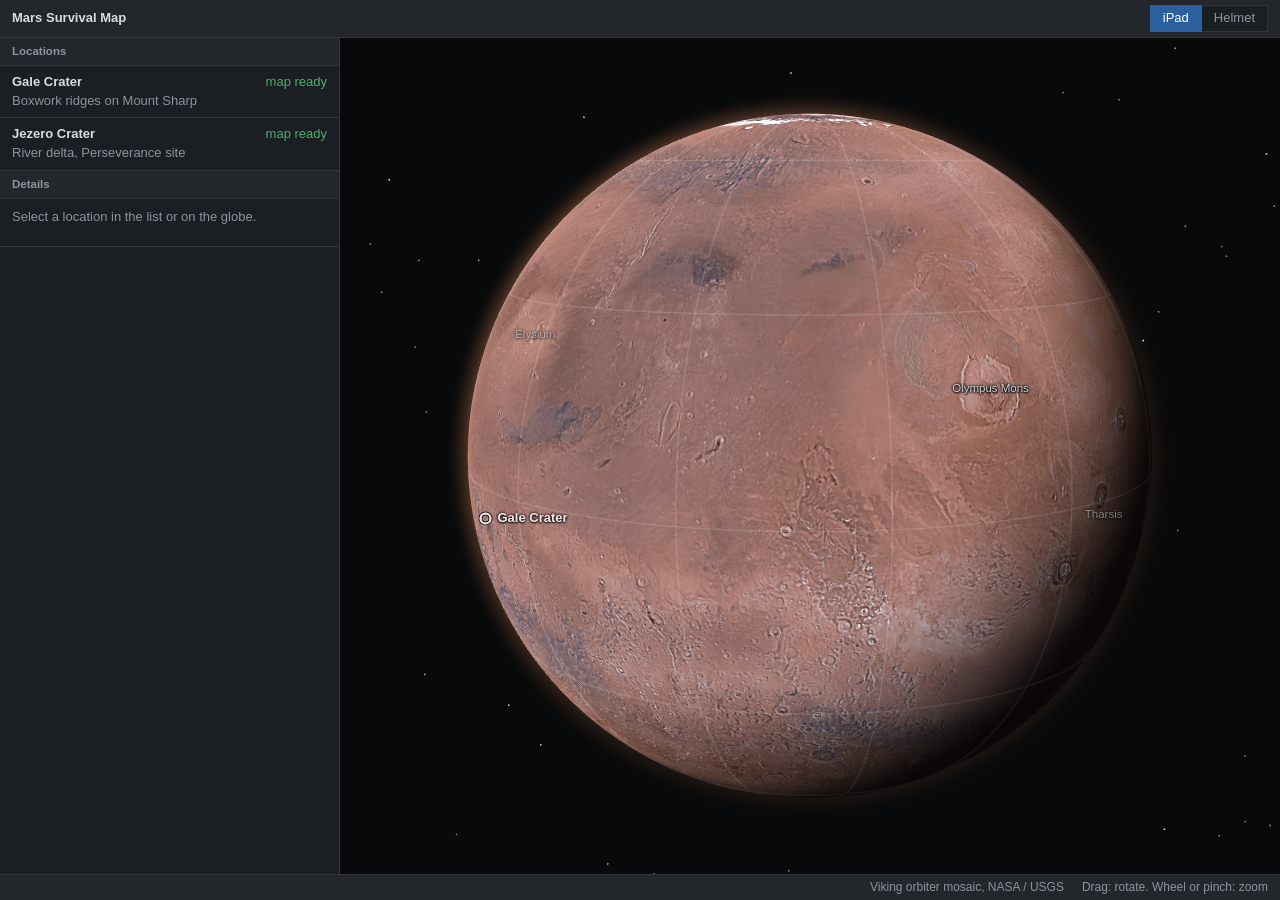
<file: gui/index.html>
<!doctype html>
<html lang="en">
<head>
  <meta charset="utf-8">
  <meta name="viewport" content="width=device-width, initial-scale=1, viewport-fit=cover, user-scalable=no">
  <meta name="apple-mobile-web-app-capable" content="yes">
  <meta name="theme-color" content="#23272c">
  <title>Mars Survival Map</title>
  <link rel="icon" href="data:,">
  <link rel="stylesheet" href="css/app.css">
  <script type="importmap">{ "imports": { "three": "./vendor/three-0.160.0.module.min.js" } }</script>
</head>
<body>
  <canvas id="globe" aria-label="Mars globe"></canvas>
  <div id="labels"></div>
  <p class="loading">Loading the globe…</p>

  <header class="topbar">
    <h1>Mars Survival Map</h1>
    <span class="grow"></span>
    <div class="modes" role="group" aria-label="Display mode">
      <button class="on" aria-pressed="true">iPad</button>
      <button disabled title="Not available yet">Helmet</button>
    </div>
  </header>

  <aside class="panel" id="side">
    <section>
      <h2>Locations</h2>
      <ul id="list"></ul>
    </section>
    <section>
      <h2>Details</h2>
      <div id="info"></div>
    </section>
  </aside>

  <footer class="statusbar">
    <span id="cursor"></span>
    <span class="grow"></span>
    <span class="credit">Viking orbiter mosaic, NASA / USGS</span>
    <span>Drag: rotate. Wheel or pinch: zoom</span>
  </footer>

  <script type="module" src="js/app.js"></script>
</body>
</html>
</file>
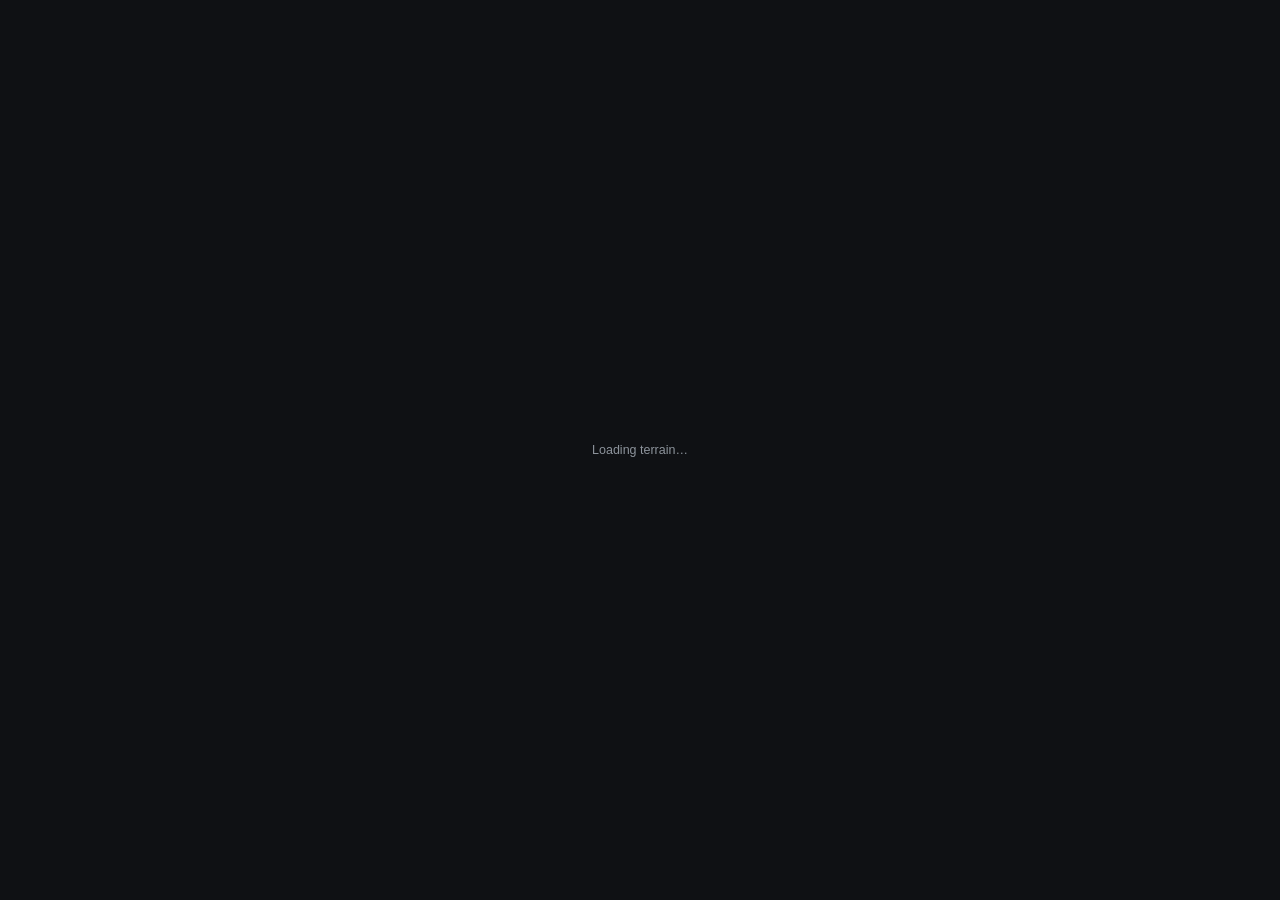
<file: mars_map/viewer/template.html>
<!doctype html>
<html lang="en">
<head>
<meta charset="utf-8">
<meta name="viewport" content="width=device-width, initial-scale=1">
<title>Mars Survival Map</title>
<link rel="icon" href="data:,">
<style>
/* A working tool, not a poster: system fonts, panels docked to the window edges, native
   form controls, one selection colour. Nothing is loaded from the network. */
:root{
  --view:#0f1114; --panel:#1b1e22; --head:#23272c; --line:#31363c; --hover:#262b31;
  --text:#d9dce0; --dim:#8d949c; --sel:#2b5f9e; --link:#7db3ea;
  --ok:#4cae6e; --warn:#d9a13a; --bad:#e0664a;
  --bar:38px; --status:26px; --lw:292px; --rw:312px;
  --ui:"Segoe UI",-apple-system,BlinkMacSystemFont,"Helvetica Neue",Arial,sans-serif;
}
*{box-sizing:border-box}
html,body{height:100%;margin:0;overflow:hidden;background:var(--view);color:var(--text);
  font:12.5px/1.45 var(--ui);font-variant-numeric:tabular-nums}
body.bare{--lw:0px;--rw:0px}
body.bare .panel{display:none}
a{color:var(--link)}
:focus-visible{outline:2px solid var(--link);outline-offset:-2px}

/* ---- frame: top bar, two panels, status bar; the map takes what is left ---- */
.topbar{position:fixed;left:0;right:0;top:0;height:var(--bar);display:flex;align-items:center;gap:14px;
  padding:0 12px;background:var(--head);border-bottom:1px solid var(--line);white-space:nowrap}
.topbar a{text-decoration:none}
.topbar a:hover{text-decoration:underline}
.topbar .sep{color:var(--dim)}
.topbar h1{margin:0;font-size:13px;font-weight:600;text-transform:capitalize}
.topbar .meta{color:var(--dim);overflow:hidden;text-overflow:ellipsis}
.topbar .grow{flex:1}
.panel{position:fixed;top:var(--bar);bottom:var(--status);background:var(--panel);overflow-y:auto;
  scrollbar-width:thin;scrollbar-color:#4a5058 transparent}
.panel.left{left:0;width:var(--lw);border-right:1px solid var(--line)}
.panel.right{right:0;width:var(--rw);border-left:1px solid var(--line)}
.statusbar{position:fixed;left:0;right:0;bottom:0;height:var(--status);display:flex;align-items:center;gap:18px;
  padding:0 12px;background:var(--head);border-top:1px solid var(--line);color:var(--dim);font-size:12px;white-space:nowrap}
.statusbar .grow{flex:1}
.statusbar span{overflow:hidden;text-overflow:ellipsis}
#sbpos{color:var(--text)}
#sbpos i{font-style:normal;color:#5b636c;margin:0 7px}
#sbpos b.bad{font-weight:400;color:var(--bad)}
#foot{display:none}
#gl,#labels{position:fixed;left:var(--lw);right:var(--rw);top:var(--bar);bottom:var(--status)}
#gl{width:calc(100% - var(--lw) - var(--rw));height:calc(100% - var(--bar) - var(--status));display:block;cursor:grab;touch-action:none}
#gl{background:radial-gradient(120% 75% at 50% 18%,#3a2a21 0%,#261d19 38%,#1a1716 70%,#141516 100%)}
#gl.dragging{cursor:grabbing}
#labels{pointer-events:none;overflow:hidden;box-shadow:inset 0 0 170px rgba(0,0,0,.42)}

/* ---- labels on the map ---- */
/* Map lettering, not boxes: light text with a dark halo reads on bright and dark ground
   alike, like the names on a printed map. The number is a small coloured figure. */
.tag{position:absolute;transform:translate(-50%,-100%);white-space:nowrap;pointer-events:auto;cursor:pointer;
  color:#f3efe6;font-size:11.5px;font-weight:600;line-height:15px;padding:0 2px 1px;letter-spacing:.01em;
  text-shadow:0 0 2px #000,0 0 3px #000,0 1px 4px rgba(0,0,0,.9),1px 0 1px #000,-1px 0 1px #000,0 -1px 1px #000,0 1px 1px #000}
.tag b{display:inline-block;margin-right:5px;font-weight:700;color:#cfd5dc}
.tag.rover b{color:#ff9a62} .tag.base b{color:#6fe0a0} .tag.mineral b{color:#ffd45c}
.tag:hover{color:#fff} .tag:hover b{color:#fff}
.tag.on{color:#fff;border-bottom:2px solid var(--link)} .tag.on b{color:var(--link)}

/* ---- panel content ---- */
section{border-bottom:1px solid var(--line);padding:0 0 9px}
h2{margin:0 0 7px;padding:5px 12px;font-size:11.5px;font-weight:600;color:var(--dim);background:var(--head);
  border-bottom:1px solid var(--line)}
section>div,section>table,section>p{margin-left:12px;margin-right:12px}
section>table{width:calc(100% - 24px)}
table{width:100%;border-collapse:collapse}
td{padding:2px 0;vertical-align:top}
td:first-child{color:var(--dim);width:46%}
td:last-child{text-align:right}
.note{margin:6px 0 0;color:var(--dim)}
section>.note{margin:6px 12px 0}

#layers,#stops{margin:0}
.group{padding:5px 12px 2px;color:var(--dim);font-size:11.5px}
.layer{display:flex;align-items:center;gap:8px;padding:3px 12px;cursor:pointer}
.layer:hover,.stop:hover{background:var(--hover)}
.layer.on,.stop.on{background:var(--sel);color:#fff}
.layer input{margin:0;accent-color:#fff}
.layer i{flex:0 0 24px;height:10px;border:1px solid #000;background:#3a3f46}
.legend .bar{height:12px;border:1px solid #000}
.legend .ends{display:flex;justify-content:space-between;margin-top:2px}
.legend .ends em{font-style:normal;color:var(--dim)}
.chips{display:grid;grid-template-columns:1fr 1fr;gap:3px 10px}
.chips span{display:flex;align-items:center;gap:6px}
.chips i{flex:0 0 11px;height:11px;border:1px solid #000}

.ctl{display:grid;grid-template-columns:84px 1fr 40px;align-items:center;gap:8px;margin-top:4px;margin-bottom:4px}
.ctl label{color:var(--dim)}
.ctl output{text-align:right}
input[type=range]{width:100%;margin:0;accent-color:var(--link)}
.toggles{display:grid;grid-template-columns:1fr 1fr;gap:3px 8px;margin-top:8px}
.toggles label{display:flex;align-items:center;gap:6px;cursor:pointer}
.toggles input{margin:0;accent-color:var(--link)}

.stop{display:grid;grid-template-columns:20px 1fr auto;gap:8px;align-items:baseline;padding:3px 12px;cursor:pointer}
.stop b{text-align:center;background:#4a5058;color:#fff;font-weight:600;font-size:11.5px}
.stop.rover b{background:#a8521f} .stop.base b{background:#35805a}
.stop small{color:var(--dim);font-size:11.5px} .stop.on small{color:#d5e3f3}
#detail{display:none;margin:9px 12px 0;padding-top:9px;border-top:1px solid var(--line)}
#detail h3{margin:0 0 3px;font-size:13px;font-weight:600}
#detail img{display:block;width:100%;margin-top:8px;border:1px solid #000}

.plans{width:100%;border-collapse:collapse;margin-bottom:9px}
.plans th{font-weight:400;color:var(--dim);text-align:right;padding:0 0 3px}
.plans th:first-child,.plans td:first-child{text-align:left}
.plans td{padding:3px 0;text-align:right}
.plans td:first-child{color:inherit;width:auto;padding-left:4px}
.plans tr.row{cursor:pointer}
.plans tr.row:hover{background:var(--hover)}
.plans tr.row.on{background:var(--sel);color:#fff}
.plans td i{display:inline-block;width:8px;height:8px;margin-right:7px;background:var(--ok)}
.plans td i.bad{background:var(--bad)}
.ctl select{width:100%;font:inherit;color:var(--text);background:var(--view);border:1px solid var(--line);padding:2px 4px}
.ctl.wide{grid-template-columns:84px 1fr}
.ctl button{font:inherit;color:var(--text);background:var(--hover);border:1px solid var(--line);padding:1px 0;cursor:pointer}
.ctl button:hover{background:var(--sel)}
svg.hours{display:block;width:100%;height:64px;margin-top:8px;overflow:visible}
.hours text{font:11px var(--ui);fill:var(--dim)}
.status{display:flex;align-items:center;gap:7px;margin-top:0;margin-bottom:6px;font-weight:600}
.status i{width:9px;height:9px;background:var(--ok)} .status.bad i{background:var(--bad)}
.warn{margin:6px 0 0;color:var(--warn)}
#edit{padding:0 12px}
#edit .row button{flex:1;white-space:nowrap;padding:4px 6px}
.prog{height:4px;margin:2px 0 5px;background:#2a2f35;border:1px solid #000;overflow:hidden}
.prog i{display:block;height:100%;width:0;background:linear-gradient(90deg,#3f8fd6,#7db3ea);transition:width .12s linear}
p.facts{margin:4px 0 0}
.modes{display:flex;gap:6px;margin:0 0 8px}
.modes button{flex:1;font:inherit;text-align:left;color:var(--text);background:#30353c;border:1px solid #4a5058;padding:5px 9px;cursor:pointer}
.modes button:hover{background:var(--hover)}
.modes button.on{background:var(--sel);border-color:var(--sel);color:#fff}
.modes button b{display:block;font-weight:600}
.modes button span{font-size:11.5px;opacity:.85}
.stop small .eta{color:var(--dim);margin-right:4px}
#stops{margin-top:4px}
#edit .row{display:flex;gap:6px;flex-wrap:wrap;margin:0 0 6px}
.trip{display:flex;align-items:center;gap:9px;margin:7px 0 2px}
.trip button{font:inherit;color:#fff;background:var(--sel);border:1px solid var(--sel);padding:4px 11px;cursor:pointer;white-space:nowrap}
.trip button:hover{filter:brightness(1.12)}
.trip span{color:var(--dim)}
#edit button{font:inherit;color:var(--text);background:#30353c;border:1px solid #4a5058;padding:4px 9px;cursor:pointer}
#edit button:hover{background:var(--hover)}
#edit button.on{background:var(--sel);border-color:var(--sel);color:#fff}
#edit button.go{background:var(--ok);border-color:var(--ok);color:#10140f;font-weight:600}
#edit button:disabled{opacity:.45;cursor:default}
#edit .note{margin:0 0 6px}
.stop .x,.stop .e{cursor:pointer;color:var(--dim);padding:0 3px} .stop .x:hover{color:var(--bad)} .stop .e:hover{color:var(--link)}
.stop input{font:inherit;color:var(--text);background:#1c1f23;border:1px solid var(--sel);padding:0 4px;width:100%;min-width:0;box-sizing:border-box}
canvas.placing{cursor:crosshair}
svg.spark{display:block;width:100%;height:34px;margin-top:1px;overflow:visible}
.spark text{font:11px var(--ui);fill:var(--dim)}
.series{margin:8px 0 0}
.series span{color:var(--dim)}

/* ---- left panel: site line, the sky-to-rock column, time ---- */
.site{padding:9px 12px 10px}
.site b{display:block;font-size:13px;font-weight:600;text-transform:capitalize;margin-bottom:2px}
.site span{color:var(--dim)}
#column{position:relative;margin:2px 12px 0 12px;padding:0 0 0 22px;outline:none;cursor:pointer;user-select:none;touch-action:none}
#column:focus-visible{outline:2px solid var(--link);outline-offset:2px}
#column::before{content:"";position:absolute;left:6px;top:4px;bottom:4px;width:5px;border:1px solid #000;
  background:linear-gradient(#05070b 0%,#3b4250 14%,#a0705a 34%,#c28a5f 46%,#d7a273 50%,#8a5a3e 56%,#5a3b2a 74%,#2e211b 100%)}
.lv{position:relative;display:grid;grid-template-columns:1fr auto;gap:8px;padding:2px 0 2px 6px;color:var(--dim)}
.lv:hover{color:var(--text)}
.lv small{font-size:11px;color:#6d747c}
.lv.on{color:#fff;font-weight:600}
#column .handle{position:absolute;left:2px;top:0;width:13px;height:13px;margin-top:-7px;border:2px solid #fff;border-radius:50%;background:var(--sel);box-sizing:border-box;pointer-events:none;transition:top .32s cubic-bezier(.3,.7,.2,1)}
#column.dragging .handle{transition:none}
.lv{transition:color .25s}
.plan-pick{display:flex;flex-wrap:wrap;gap:3px 14px;margin:6px 12px 0}
.plan-pick label{display:flex;align-items:center;gap:6px;cursor:pointer}
.plan-pick input{margin:0;accent-color:var(--link)}
.lv.ground{margin-top:3px;padding-top:4px;border-top:1px solid #8a7a6a}
.lv.ground+.lv{margin-top:3px;border-top:1px solid #8a7a6a;padding-top:4px}
.lv.nodata{font-style:italic}
#levelBox{margin:9px 12px 0}
#levelText{margin:0 0 6px;color:var(--text)}
#levelText em{font-style:normal;color:var(--dim)}
#allLayers summary{padding:7px 12px;color:var(--dim);cursor:pointer;list-style-position:inside}
#allLayers summary:hover{color:var(--text)}
#allLayers[open] summary{color:var(--text)}
body.space #gl{background:radial-gradient(120% 75% at 50% 18%,#151a24 0%,#0b0e14 45%,#06070a 100%)}

.compass{position:fixed;right:calc(var(--rw) + 12px);top:calc(var(--bar) + 12px);width:44px;height:44px}
.compass svg{width:100%;height:100%}
#loading{position:fixed;inset:0;display:grid;place-items:center;background:var(--view);color:var(--dim);z-index:9}
#loading.gone{display:none}
@media (max-width:1000px){:root{--rw:0px;--lw:264px}.panel.right{display:none}.topbar .meta{display:none}}
</style>
</head>
<body>
<canvas id="gl"></canvas>
<div id="labels"></div>

<header class="topbar">
  <a href="../../gui/index.html">Mars Survival Map</a><span class="sep">/</span>
  <h1 id="title">Site</h1>
  <span class="meta" id="coords"></span>
  <span class="grow"></span>
</header>

<aside class="panel left">
  <section class="site"><div id="facts"></div></section>
  <section><h2>Levels</h2>
    <div id="column" tabindex="0" title="Click or drag a level. Arrow keys move it, double-click returns to the surface."></div>
    <div class="legend" id="levelBox"><p id="levelText"></p><div id="legend"></div></div>
  </section>
  <section><h2>Time</h2>
    <div class="ctl wide"><label for="dvs">Season</label><select id="dvs"></select></div>
    <div class="ctl"><label for="dvh">Local time</label><input id="dvh" type="range" min="0" max="23.95" step="0.05"><output id="dvhv"></output></div>
    <div class="ctl"><label></label><button id="dvp" type="button">Play</button><span></span></div>
    <p class="note" id="sunText"></p>
  </section>
  <section><h2>On the map</h2>
    <div class="toggles" id="toggles"></div>
    <p class="note" style="margin:10px 12px 0">Planning overlay</p>
    <div class="plan-pick" id="planPick"></div>
    <div id="planLegend" class="legend" style="margin:4px 12px 0"></div>
    <div class="ctl" style="margin-top:9px"><label for="ex">Relief scale</label><input id="ex" type="range" min="0.5" max="3" step="0.05" value="1"><output id="exv"></output></div>
    <div class="ctl"><label for="op">Overlay</label><input id="op" type="range" min="0" max="1" step="0.01" value="0.85"><output id="opv"></output></div>
  </section>
  <section><details id="allLayers"><summary>All layers</summary><div id="layers"></div></details></section>
</aside>

<aside class="panel right">
  <section><h2>Walk</h2><div id="edit"></div><div id="stops"></div><div id="detail"></div></section>
  <section id="planBox" style="display:none"><h2>Routes</h2><div id="plan"></div></section>
  <section id="devilBox" style="display:none"><h2>Dust devils</h2>
    <div id="devils"></div>
    <div class="ctl wide" style="margin-top:8px"><label></label><button id="dvt" type="button" title="Sends one vortex across the route ahead of the astronaut">Send one across the route</button></div>
    <p class="note" id="dvlog" style="margin:4px 12px 0"></p>
  </section>
</aside>

<div class="compass" title="North"><svg viewBox="-30 -30 60 60">
  <circle r="27" fill="#1b1e22" stroke="#4a5058"/>
  <g id="needle"><path d="M0-22 6 0H-6Z" fill="#e0664a"/><path d="M0 22 6 0H-6Z" fill="#8d949c"/>
  <text y="-8" text-anchor="middle" font-family="Segoe UI,Arial,sans-serif" font-size="8" font-weight="600" fill="#fff">N</text></g></svg></div>

<footer class="statusbar">
  <span id="sbpos"></span>
  <span class="grow"></span>
  <span id="foot"></span>
  <span>Drag: orbit. Right-drag: pan. Wheel: zoom. H: panels</span>
</footer>
<div id="loading">Loading terrain…</div>

<script id="three-src" type="text/plain">/*__THREE_SOURCE__*/</script>
<script id="site-data" type="application/json">/*__SITE_DATA__*/</script>
<script type="module">
const D = JSON.parse(document.getElementById('site-data').textContent);
const $ = id => document.getElementById(id);
const u8 = s => { const b = atob(s), a = new Uint8Array(b.length); for (let i = 0; i < b.length; i++) a[i] = b.charCodeAt(i); return a; };

async function loadThree() {
  const src = $('three-src').textContent;
  if (src.length > 5000) return import(URL.createObjectURL(new Blob([src], {type: 'text/javascript'})));
  return import(D.threeUrl);                       // the page was built without a cached copy
}
const THREE = await loadThree();
THREE.ColorManagement.enabled = false;

// ---------- terrain data ----------
const {rows, cols, emin, emax} = D.mesh, relief = emax - emin, W = D.width, H = D.height;
const H16 = new Uint16Array(u8(D.mesh.heights).buffer);
const probes = Object.fromEntries(Object.entries(D.probes).map(([k, p]) => [k, {...p, a: u8(p.data)}]));
let exag = 1;
function hAt(x, z) {                                // world metres (centred) -> height above the lowest point
  const fc = Math.min(Math.max((x / W + .5) * (cols - 1), 0), cols - 1.001);
  const fr = Math.min(Math.max((z / H + .5) * (rows - 1), 0), rows - 1.001);
  const c = fc | 0, r = fr | 0, u = fc - c, v = fr - r, i = r * cols + c;
  return ((H16[i] * (1 - u) + H16[i + 1] * u) * (1 - v) + (H16[i + cols] * (1 - u) + H16[i + cols + 1] * u) * v) / 65535 * relief;
}
const world = (xm, ym, lift = 0) => new THREE.Vector3(xm - W / 2, hAt(xm - W / 2, ym - H / 2) * exag + lift, ym - H / 2);

// ---------- renderer ----------
const canvas = $('gl');
const renderer = new THREE.WebGLRenderer({canvas, antialias: true, alpha: true});
let pixelRatio = Math.min(Math.max(devicePixelRatio, 1.5), 2);     // supersample a little on ordinary screens
renderer.setPixelRatio(pixelRatio);
renderer.outputColorSpace = THREE.LinearSRGBColorSpace;
const scene = new THREE.Scene();
const camera = new THREE.PerspectiveCamera(38, 1, 5, 40000);

async function texture(uri) {
  // onload, not img.decode(): decode() can wait forever while the tab is in the background
  const img = await new Promise((ok, bad) => { const i = new Image(); i.onload = () => ok(i); i.onerror = () => bad(new Error('texture failed to load')); i.src = uri; });
  const t = new THREE.Texture(img);
  t.colorSpace = THREE.NoColorSpace; t.anisotropy = renderer.capabilities.getMaxAnisotropy();
  t.minFilter = THREE.LinearMipmapLinearFilter; t.needsUpdate = true;
  return t;
}
const blank = new THREE.DataTexture(new Uint8Array([0, 0, 0, 0]), 1, 1); blank.needsUpdate = true;

// Height field as a texture (metres above the lowest point, row 0 = north) for cast
// shadows and ambient occlusion in the shader.
const heightTex = (() => {
  const f = new Float32Array(rows * cols);
  for (let i = 0; i < f.length; i++) f[i] = H16[i] / 65535 * relief;
  const t = new THREE.DataTexture(f, cols, rows, THREE.RedFormat, THREE.FloatType);
  t.minFilter = t.magFilter = THREE.NearestFilter; t.needsUpdate = true; return t;
})();
const SAND = D.sand;
const sandDir = SAND ? [Math.cos(SAND.wind), Math.sin(SAND.wind)] : [1, 0];   // wind axis, across the ripple crests

const uniforms = {
  uBase: {value: blank}, uLayer: {value: blank}, uLayerPrev: {value: blank}, uLayerMix: {value: 1}, uPlan: {value: blank}, uPlanOn: {value: 0}, uMask: {value: blank}, uSand: {value: blank}, uHeight: {value: heightTex},
  uOpacity: {value: .85}, uExag: {value: 1}, uSun: {value: new THREE.Vector3(0, 1, 0)},
  uContour: {value: 1}, uHatch: {value: 0}, uShade: {value: .45}, uShadows: {value: 1}, uSandOn: {value: SAND ? 1 : 0},
  uSize: {value: new THREE.Vector2(W, H)}, uGrid: {value: new THREE.Vector2(cols, rows)},
  uNormal: {value: blank}, uHasNormal: {value: 0}, uTexel: {value: new THREE.Vector2(1000, 1000)},
  uTime: {value: 0}, uWind: {value: new THREE.Vector2(sandDir[0], sandDir[1])},
  uHaze: {value: new THREE.Color(0x1d1917)}, uDay: {value: 1}, uFog: {value: 0},
};
const terrainMat = new THREE.ShaderMaterial({
  uniforms, side: THREE.DoubleSide,
  vertexShader: `
    uniform float uExag; varying vec2 vUv; varying vec3 vN; varying vec3 vW; varying float vElev; varying float vDist;
    void main(){ vUv = uv; vElev = position.y; vec3 p = position; p.y *= uExag;
      vN = normalize(vec3(normal.x * uExag, normal.y, normal.z * uExag)); vW = p;
      vec4 mv = modelViewMatrix * vec4(p, 1.0); vDist = -mv.z; gl_Position = projectionMatrix * mv; }`,
  fragmentShader: `
    uniform sampler2D uBase, uLayer, uLayerPrev, uPlan, uMask, uSand, uHeight, uNormal; uniform float uLayerMix, uPlanOn;
    uniform float uOpacity, uContour, uHatch, uShade, uShadows, uSandOn, uExag, uTime, uHasNormal, uDay, uFog;
    uniform vec3 uSun, uHaze; uniform vec2 uSize, uGrid, uWind, uTexel;
    varying vec2 vUv; varying vec3 vN; varying vec3 vW; varying float vElev; varying float vDist;
    float line(float e, float step_){ float f = e / step_; float w = fwidth(f) * 1.15; return 1.0 - smoothstep(0.0, w, abs(fract(f - 0.5) - 0.5)); }
    float hash(vec2 p){ return fract(sin(dot(p, vec2(127.1, 311.7))) * 43758.5453); }
    float noise(vec2 p){ vec2 i = floor(p), f = fract(p); f = f * f * (3.0 - 2.0 * f);
      return mix(mix(hash(i), hash(i + vec2(1, 0)), f.x), mix(hash(i + vec2(0, 1)), hash(i + vec2(1, 1)), f.x), f.y); }
    // terrain height (scaled by the relief exaggeration) at world x, z
    float hAt(vec2 xz){ vec2 t = xz / uSize + 0.5; return texture2D(uHeight, t).r * uExag; }
    bool inside(vec2 xz){ return abs(xz.x) < uSize.x * 0.5 && abs(xz.y) < uSize.y * 0.5; }
    // Soft cast shadow: march towards the Sun over the height field.
    float shadow(vec3 p){
      vec3 s = normalize(uSun); if (s.y < 0.02) return 0.0;
      float res = 1.0, t = 6.0;
      for (int i = 0; i < 48; i++) {
        vec3 q = p + s * t; if (!inside(q.xz) || q.y > ${(relief * 4 + 50).toFixed(1)} * uExag) break;
        float d = q.y - hAt(q.xz);
        res = min(res, 9.0 * d / t); if (res < 0.0) return 0.0;
        t += max(4.0, t * 0.09);
      }
      return clamp(res, 0.0, 1.0);
    }
    // Ambient occlusion: how far the cell sits below its surroundings, at two scales.
    float occlusion(vec3 p){
      float o = 0.0;
      for (int i = 0; i < 8; i++) { float a = float(i) * 0.7854; vec2 d = vec2(cos(a), sin(a));
        o += max(hAt(p.xz + d * 10.0) - p.y, 0.0) / 10.0 + 0.6 * max(hAt(p.xz + d * 34.0) - p.y, 0.0) / 34.0; }
      return clamp(1.0 - o * 0.32, 0.45, 1.0);
    }
    void main(){
      vec3 base = texture2D(uBase, vUv).rgb;
      vec4 lay = mix(texture2D(uLayerPrev, vUv), texture2D(uLayer, vUv), uLayerMix);   // cross-fade when the layer changes
      // sharpen the photo a little (unsharp mask over the four neighbours)
      vec2 px = 1.0 / uTexel;
      vec3 blur = 0.25 * (texture2D(uBase, vUv + vec2(px.x, 0.0)).rgb + texture2D(uBase, vUv - vec2(px.x, 0.0)).rgb
                        + texture2D(uBase, vUv + vec2(0.0, px.y)).rgb + texture2D(uBase, vUv - vec2(0.0, px.y)).rgb);
      base = clamp(base + 0.55 * (base - blur), 0.0, 1.0);
      // Close to the ground a 2 m photo pixel is a blur: add fine procedural grain and
      // pebbles there, so the surface keeps texture instead of smearing.
      float close = 1.0 - smoothstep(120.0, 520.0, vDist);
      float d1 = noise(vW.xz * 0.9) * 0.5 + noise(vW.xz * 2.7) * 0.3 + noise(vW.xz * 7.5) * 0.2;
      float d0 = noise(vW.xz * 0.17);
      base *= 1.0 + close * ((d1 - 0.5) * 0.20 + (d0 - 0.5) * 0.08);
      // normals at the full site resolution; the mesh only carries the shape
      vec3 nm = texture2D(uNormal, vUv).rgb * 2.0 - 1.0;
      vec3 n = uHasNormal > 0.5 ? normalize(vec3(nm.x * uExag, nm.y, nm.z * uExag)) : normalize(vN);
      if (uHasNormal < 0.5 && !gl_FrontFacing) n = -n;
      // tiny bumps from the same grain, so close ground catches the light
      vec2 gb = vec2(noise(vW.xz * 2.7 + vec2(0.35, 0.0)) - noise(vW.xz * 2.7 - vec2(0.35, 0.0)),
                     noise(vW.xz * 2.7 + vec2(0.0, 0.35)) - noise(vW.xz * 2.7 - vec2(0.0, 0.35)));
      n = normalize(n + vec3(gb.x, 0.0, gb.y) * 0.55 * close);

      // ---- sand: darker basaltic tone, ripples across the crest direction, gusts of blown sand
      vec4 sd = texture2D(uSand, vUv); float sf = smoothstep(0.15, 0.6, sd.r) * uSandOn;
      float rip = 0.0, gust = 0.0;
      if (sf > 0.002) {
        float th = 0.5 * atan(sd.b * 2.0 - 1.0, sd.g * 2.0 - 1.0); vec2 dir = vec2(cos(th), sin(th));
        float u = dot(vW.xz, dir), v = dot(vW.xz, vec2(-dir.y, dir.x));
        float ph = (u + 1.6 * sin(v * 0.11 + 2.0 * sin(v * 0.031)) + 0.7 * noise(vec2(u, v) * 0.08)) / 4.2;
        float f = fract(ph), aa = clamp(fwidth(ph) * 1.6, 0.0, 1.0);
        float prof = f < 0.72 ? f / 0.72 : (1.0 - f) / 0.28;         // gentle windward side, steep lee
        float slope_ = f < 0.72 ? 0.55 : -1.4;
        float sunAcross = dot(normalize(uSun.xz + 1e-4), dir);
        rip = (slope_ * sunAcross * 0.24 + (prof - 0.5) * 0.08) * (1.0 - aa) * (1.0 - smoothstep(450.0, 1400.0, vDist));
        // gusts: soft bright streaks running downwind over the sand
        vec2 w = uWind; float gu = dot(vW.xz, w), gv = dot(vW.xz, vec2(-w.y, w.x));
        gust = smoothstep(0.55, 0.95, noise(vec2(gu * 0.02 - uTime * 0.25, gv * 0.06))) * 0.12;
        // sand reads as its own material: smoother, a cooler dark-umber tone than the rock,
        // with a soft sheen where it faces the Sun
        vec3 sandCol = mix(base, vec3(dot(base, vec3(0.33))), 0.25) * vec3(0.86, 0.76, 0.68) + vec3(0.05, 0.035, 0.025);
        sandCol *= 0.97 + 0.06 * hash(floor(vW.xz * 2.0));             // grain
        sandCol += vec3(0.07, 0.055, 0.04) * pow(max(dot(normalize(vN), normalize(uSun)), 0.0), 3.0);
        base = mix(base, sandCol, 0.72 * sf);
      }

      float k = uOpacity * lay.a; vec3 c = mix(base, lay.rgb, k);
      vec4 pl = texture2D(uPlan, vUv); float kp = 0.8 * pl.a * uPlanOn;   // planning overlay, on top of any level
      c = mix(c, pl.rgb, kp); k = max(k, kp);

      // ---- light: warm Sun with soft cast shadows, cool sky fill, occlusion in hollows
      float sh = uShadows > 0.5 ? shadow(vW + n * 1.5) : 1.0;
      float ao = uShadows > 0.5 ? occlusion(vW) : 1.0;
      float ndl = max(dot(n, normalize(uSun)), 0.0);
      // after sunset there is no direct Sun: no cast shadows, just soft light from a grey sky
      sh = mix(1.0, sh, uDay);
      ndl = mix(0.38 + 0.3 * n.y, ndl, uDay);
      vec3 sunC = vec3(1.08, 0.98, 0.86), skyC = vec3(0.50, 0.47, 0.50);
      vec3 lit = (skyC * (0.55 + 0.45 * n.y) * ao + sunC * ndl * mix(1.0, sh, 0.85) * 0.95);
      lit = lit * (1.0 + rip * sf) + gust * sf;
      c *= mix(vec3(1.0) * mix(1.0, ao, 0.6) * mix(1.0, 0.55 + 0.45 * sh, 0.7), lit, mix(uShade, 0.85, k));

      float m = texture2D(uMask, vUv).r * uHatch;
      float stripe = step(0.5, fract((vW.x + vW.z) / 13.0));
      c = mix(c, vec3(0.70, 0.13, 0.05), m * (0.30 + 0.45 * stripe));
      float near = 1.0 - smoothstep(2600.0, 5200.0, vDist);
      float ct = max(0.42 * line(vElev, 10.0), 0.72 * line(vElev, 50.0)) * uContour * near;
      c = mix(c, vec3(0.13, 0.08, 0.05), ct);
      // grade: a little more colour, a soft shoulder so bright rock does not clip
      float lum = dot(c, vec3(0.30, 0.59, 0.11));
      c = mix(vec3(lum), c, 1.14);
      c = c * (1.0 + c * 0.22) / (1.0 + c * 0.30) * 1.08;
      c = pow(max(c, 0.0), vec3(0.97));
      c *= mix(vec3(0.56, 0.58, 0.66), vec3(1.0), uDay);              // night: like an overcast evening, dim but readable
      // atmosphere level: a dusty butterscotch haze that thickens with distance
      c = mix(c, vec3(0.62, 0.45, 0.33) * (0.35 + 0.65 * uDay), uFog * (0.18 + 0.5 * smoothstep(300.0, 4200.0, vDist)));
      c = mix(c, uHaze, 0.42 * smoothstep(2200.0, 9000.0, vDist));
      gl_FragColor = vec4(c, 1.0);
    }`,
});

{ // surface
  const pos = new Float32Array(rows * cols * 3), uv = new Float32Array(rows * cols * 2);
  for (let r = 0, i = 0; r < rows; r++) for (let c = 0; c < cols; c++, i++) {
    pos[i * 3] = (c / (cols - 1) - .5) * W; pos[i * 3 + 1] = H16[i] / 65535 * relief; pos[i * 3 + 2] = (r / (rows - 1) - .5) * H;
    uv[i * 2] = c / (cols - 1); uv[i * 2 + 1] = 1 - r / (rows - 1);
  }
  const idx = new Uint32Array((rows - 1) * (cols - 1) * 6);
  for (let r = 0, k = 0; r < rows - 1; r++) for (let c = 0; c < cols - 1; c++) {
    const a = r * cols + c, b = a + cols; idx[k++] = a; idx[k++] = b; idx[k++] = a + 1; idx[k++] = b; idx[k++] = b + 1; idx[k++] = a + 1;
  }
  const g = new THREE.BufferGeometry();
  g.setAttribute('position', new THREE.BufferAttribute(pos, 3)); g.setAttribute('uv', new THREE.BufferAttribute(uv, 2));
  g.setIndex(new THREE.BufferAttribute(idx, 1)); g.computeVertexNormals();
  const mesh = new THREE.Mesh(g, terrainMat); mesh.frustumCulled = false; scene.add(mesh);
}
// how deep the block is cut; the deeper levels of the sky-to-rock column dig it deeper
const STRATA_DEPTH = Math.max(relief * .16, 40), strataDepth = {value: STRATA_DEPTH};
// what the sky-to-rock column asks of the 3D view; animated towards in frame()
const view = {below: false, fog: 0, devilBoost: 1, veilBoost: 1, depth: 1, air: 1, paths: false};     // air: 1 above ground, eases to 0 below
{ // the cut sides of the block, drawn as rock strata
  const P = [], T = [], I = [];
  const edge = [];
  for (let c = 0; c < cols; c++) edge.push([0, c]);
  for (let r = 1; r < rows; r++) edge.push([r, cols - 1]);
  for (let c = cols - 2; c >= 0; c--) edge.push([rows - 1, c]);
  for (let r = rows - 2; r >= 0; r--) edge.push([r, 0]);
  edge.forEach(([r, c], n) => {
    const x = (c / (cols - 1) - .5) * W, z = (r / (rows - 1) - .5) * H, h = H16[r * cols + c] / 65535 * relief;
    P.push(x, h, z, x, 0, z); T.push(1, 0);
    const a = n * 2, b = ((n + 1) % edge.length) * 2; I.push(a, a + 1, b, b, a + 1, b + 1);
  });
  const g = new THREE.BufferGeometry();
  g.setAttribute('position', new THREE.Float32BufferAttribute(P, 3)); g.setAttribute('top', new THREE.Float32BufferAttribute(T, 1)); g.setIndex(I);
  scene.add(new THREE.Mesh(g, new THREE.ShaderMaterial({
    uniforms: {uExag: uniforms.uExag, uDepth: strataDepth}, side: THREE.DoubleSide,
    vertexShader: `attribute float top; uniform float uExag, uDepth; varying float vE; varying float vY;
      void main(){ vec3 p = position; vE = top > .5 ? position.y : -uDepth / max(uExag, .01); p.y = top > .5 ? position.y * uExag : -uDepth; vY = p.y;
      gl_Position = projectionMatrix * modelViewMatrix * vec4(p, 1.0); }`,
    fragmentShader: `uniform float uDepth; varying float vE; varying float vY;
      void main(){ float f = vE / 10.0; float l = 1.0 - smoothstep(0.0, fwidth(f) * 1.2, abs(fract(f - .5) - .5));
      float band = 0.5 + 0.5 * sin(vE * 0.37) * sin(vE * 0.11);
      vec3 c = mix(vec3(0.20, 0.115, 0.075), vec3(0.36, 0.215, 0.14), band * 0.55);
      c = mix(c, vec3(0.09, 0.05, 0.035), 0.5 * l); c *= 0.62 + 0.38 * smoothstep(-uDepth, 0.0, vY);
      gl_FragColor = vec4(c, 1.0); }`,
  })));
}

// ---------- things on the map ----------
const overlay = new THREE.Group(); scene.add(overlay);
const baseStop = (x, y) => ({name: 'Base', x, y, kind: 'base', priority: 0, note: 'Start and finish of every walk.', photo: null});
// The map opens with the base only: the crew sets its own points. The site's precomputed
// stops and plans stay in the page as an example walk (see resetWalk).
const SITE_STOPS = [baseStop(D.start[0], D.start[1]), ...D.targets], SITE_PLANS = D.plans;
let stops = [SITE_STOPS[0]];
D.plans = null;
const INK = 0x1f1813, PAPER = 0xefe5cf, RUST = 0xb3461f, GOLD = 0xf2c230, GREEN = 0x3f9a63, ROUTE = 0x12d6c6;
const headOf = k => k === 'base' ? [new THREE.ConeGeometry(15, 26, 4), GREEN]
  : k === 'rover' ? [new THREE.SphereGeometry(11, 20, 14), RUST]
  : k === 'mineral' ? [new THREE.OctahedronGeometry(12), GOLD] : [new THREE.BoxGeometry(17, 17, 17), PAPER];
let pins = [];
const makePin = (s, i) => {
  const g = new THREE.Group(), [geo, col] = headOf(s.kind);
  const stem = new THREE.Mesh(new THREE.CylinderGeometry(1.1, 1.1, 58, 6), new THREE.MeshBasicMaterial({color: PAPER}));
  stem.position.y = 29;
  const head = new THREE.Mesh(geo, new THREE.MeshBasicMaterial({color: col})); head.position.y = 66;
  const rim = new THREE.Mesh(geo, new THREE.MeshBasicMaterial({color: INK, side: THREE.BackSide})); rim.position.y = 66; rim.scale.setScalar(1.16);
  g.add(stem, rim, head); overlay.add(g);
  const tag = document.createElement('div');
  tag.className = 'tag ' + s.kind; tag.innerHTML = `<b>${i === 0 ? 'B' : i}</b>${s.name.replace(/ exposure \d+$/, '').replace(/\s*\(.*?\)/, '')}`;
  tag.onclick = () => select(i, true); $('labels').appendChild(tag);
  return {g, head, tag, s};
};
function buildPins() {                             // called again whenever the stops change
  pins.forEach(p => { overlay.remove(p.g); p.tag.remove(); });
  pins = stops.map(makePin);
}
buildPins();
const ring = new THREE.Mesh(new THREE.RingGeometry(13, 16.5, 40), new THREE.MeshBasicMaterial({color: PAPER, side: THREE.DoubleSide, transparent: true, opacity: .9, depthTest: false}));
ring.rotation.x = -Math.PI / 2; ring.visible = false; ring.renderOrder = 5; scene.add(ring);

let routeMesh = null, routeCurve = null, t0 = 0, devilPoints = null, sandPoints = null;
// the astronaut's walk along the route; see "walking the route" further down
const walk = {plan: null, u: 0, base: 1, detour: null, names: null, hold: false, pending: false,
              cool: 0, last: 0, zone: null, zoneUntil: 0, reroutes: 0};
// EVA plans: the planner's three strategies, or the single route of the older format.
let PLANS = D.plans ? D.plans.items : (D.route ? [Object.assign({id: 'route', title: 'EVA route'}, D.route)] : []);
let PLAN = PLANS.find(p => p.id === 'science') || PLANS[0] || null;
const walker = new THREE.Mesh(new THREE.SphereGeometry(9, 16, 12), new THREE.MeshBasicMaterial({color: 0xffffff}));
const halo = new THREE.Mesh(new THREE.SphereGeometry(17, 16, 12), new THREE.MeshBasicMaterial({color: ROUTE, transparent: true, opacity: .35}));
// The rover on the route: a simplified Perseverance (scripts/make_rover_model.py: 13 000
// triangles, colours and light baked per vertex, so one unlit draw call with no textures).
// It is drawn ROVER_LEN map metres long, about twelve times its real 4 m, like the other
// markers, so it can be seen on a 2 km site. Without the model file: a plain box.
const ROVER_LEN = 46;
function roverModel() {
  const m = D.roverMesh;
  if (!m) return new THREE.Mesh(new THREE.BoxGeometry(17, 12, 26), new THREE.MeshBasicMaterial({color: 0xffffff}));
  const bytes = s => Uint8Array.from(atob(s), c => c.charCodeAt(0));
  const q = new Int16Array(bytes(m.pos).buffer), k = ROVER_LEN / (Math.max(...m.size_m) / m.unit);
  const pos = new Float32Array(q.length);
  for (let i = 0; i < q.length; i++) pos[i] = q[i] * k;
  const g = new THREE.BufferGeometry();
  g.setAttribute('position', new THREE.BufferAttribute(pos, 3));
  g.setAttribute('color', new THREE.BufferAttribute(bytes(m.col), 3, true));
  g.setIndex(new THREE.BufferAttribute(new Uint16Array(bytes(m.idx).buffer), 1));
  const mesh = new THREE.Mesh(g, new THREE.MeshBasicMaterial({vertexColors: true, side: THREE.DoubleSide}));
  mesh.position.y = -7;                             // the marker floats 7 above the route; wheels go on it
  return mesh;
}
const roverBody = roverModel();
roverBody.visible = false;
walker.add(halo, roverBody); walker.visible = false; scene.add(walker);
function tube(points, radius, color, lift) {
  if (!points || points.length < 2) return [null, null];
  const curve = new THREE.CatmullRomCurve3(points.map(p => world(p[0], p[1], lift)), false, 'centripetal', .5);
  const m = new THREE.Mesh(new THREE.TubeGeometry(curve, Math.min(points.length * 3, 2400), radius, 6, false), new THREE.MeshBasicMaterial({color}));
  overlay.add(m); return [m, curve];
}
function layout() {                                // everything that sits on the surface follows the relief scale
  pins.forEach(p => p.g.position.copy(world(p.s.x, p.s.y)));
  if (routeMesh) { overlay.remove(routeMesh); routeMesh.geometry.dispose(); }
  [routeMesh, routeCurve] = tube(routePoints(), 3.4, ROUTE, 3.6);
  applyToggles();
}

// ---------- camera: orbit / pan / zoom with easing ----------
const goal = {az: -.62, el: .56, r: Math.max(W, H) * 1.52, x: 0, z: H * .04};
{ // a view can be linked: view3d.html#cam=az,el,r,x,z (radians, metres from the centre)
  const m = location.hash.match(/cam=([-\d.,]+)/);
  if (m) { const v = m[1].split(',').map(Number); ['az', 'el', 'r', 'x', 'z'].forEach((k, i) => { if (isFinite(v[i])) goal[k] = v[i]; }); }
}
const cam = {...goal};
let ease = .16, drag = null, moved = 0;
canvas.addEventListener('contextmenu', e => e.preventDefault());
canvas.addEventListener('pointerdown', e => { drag = {x: e.clientX, y: e.clientY, pan: e.button === 2 || e.shiftKey}; moved = 0; ease = .16; canvas.setPointerCapture(e.pointerId); canvas.classList.add('dragging'); });
canvas.addEventListener('pointerup', e => { canvas.classList.remove('dragging'); if (drag && moved < 5) clickAt(); drag = null; });
canvas.addEventListener('pointermove', e => {
  const box = canvas.getBoundingClientRect(); mouse.x = e.clientX - box.left; mouse.y = e.clientY - box.top; mouse.fresh = true;
  if (!drag) return;
  const dx = e.clientX - drag.x, dy = e.clientY - drag.y; drag.x = e.clientX; drag.y = e.clientY; moved += Math.abs(dx) + Math.abs(dy);
  if (drag.pan) {
    const k = goal.r * .0011, s = Math.sin(goal.az), c = Math.cos(goal.az);
    goal.x += (-dx * c - dy * s) * k; goal.z += (dx * s - dy * c) * k;
    goal.x = Math.max(-W * .6, Math.min(W * .6, goal.x)); goal.z = Math.max(-H * .6, Math.min(H * .6, goal.z));
  } else { goal.az -= dx * .0052; goal.el = Math.max(.09, Math.min(1.5, goal.el + dy * .0042)); }
});
canvas.addEventListener('wheel', e => { e.preventDefault(); ease = .16; goal.r = Math.max(120, Math.min(Math.max(W, H) * 4, goal.r * Math.exp(e.deltaY * .0011))); }, {passive: false});
addEventListener('keydown', e => { if (e.key === 'h' || e.key === 'H') document.body.classList.toggle('bare'); });
const mouse = {x: 0, y: 0, fresh: false};
function placeCamera() {
  for (const k of ['az', 'el', 'r', 'x', 'z']) cam[k] += (goal[k] - cam[k]) * ease;
  const ty = hAt(cam.x, cam.z) * exag, ce = Math.cos(cam.el);
  camera.position.set(cam.x + cam.r * ce * Math.sin(cam.az), ty + cam.r * Math.sin(cam.el), cam.z + cam.r * ce * Math.cos(cam.az));
  // never let the camera sink into a hillside: lift it over the ground it stands above
  const cp = camera.position;
  if (Math.abs(cp.x) < W / 2 && Math.abs(cp.z) < H / 2) cp.y = Math.max(cp.y, hAt(cp.x, cp.z) * exag + 18);
  camera.lookAt(cam.x, ty, cam.z);
  $('needle').setAttribute('transform', `rotate(${cam.az * 180 / Math.PI})`);
}

// ---------- cursor readout: march the view ray over the height field ----------
const ray = new THREE.Raycaster(), ndc = new THREE.Vector2();
let hit = null;
function pick() {
  ndc.set(mouse.x / canvas.clientWidth * 2 - 1, -(mouse.y / canvas.clientHeight) * 2 + 1); ray.setFromCamera(ndc, camera);
  const o = ray.ray.origin, d = ray.ray.direction, p = new THREE.Vector3();
  let prev = 0;
  for (let t = 0; t < 30000; t += 5) {
    p.copy(d).multiplyScalar(t).add(o);
    if (Math.abs(p.x) <= W / 2 && Math.abs(p.z) <= H / 2 && p.y <= hAt(p.x, p.z) * exag) {
      let a = prev, b = t;
      for (let i = 0; i < 12; i++) { const m = (a + b) / 2; p.copy(d).multiplyScalar(m).add(o); (p.y <= hAt(p.x, p.z) * exag) ? b = m : a = m; }
      return p.clone();
    }
    if (p.y < -50) break; prev = t;
  }
  return null;
}
const fmt = (v, n = 1) => v == null || !isFinite(v) ? '–' : v.toLocaleString('en-US', {minimumFractionDigits: n, maximumFractionDigits: n});
function readout() {
  // the readout lives in the status bar: one line of values under the cursor
  hit = pick(); ring.visible = !!hit;
  if (!hit) { $('sbpos').innerHTML = ''; return; }
  ring.position.set(hit.x, hit.y + 2, hit.z);
  const xm = hit.x + W / 2, ym = hit.z + H / 2, k = D.radius * Math.PI / 180;
  const c = Math.round(xm / W * (cols - 1)), r = Math.round(ym / H * (rows - 1)), i = Math.min(r, rows - 1) * cols + Math.min(c, cols - 1);
  const val = n => { const p = probes[n]; if (!p || p.a[i] === 255) return null; return p.a[i] * p.scale + p.offset; };
  const lat = D.lat - hit.z / k, lon = D.lon + hit.x / (k * Math.cos(D.lat * Math.PI / 180));
  const out = [
    `${fmt(lat, 4)}°, ${fmt(lon, 4)}°`,
    `${fmt(emin + hit.y / exag, 0)} m`,
    `slope ${fmt(val('slope'), 0)}°`,
    D.terrainNames[val('terrain_class')] ?? '–',
  ];
  if (probes.cost) out.push(probes.cost.a[i] === 255 ? '<b class="bad">blocked</b>' : `cost ×${fmt(val('cost'))}`);
  if (probes.reachable && !val('reachable')) out.push('<b class="bad">cut off from base</b>');
  if (probes.sand_fraction && val('sand_fraction') > .05) out.push(`sand ${fmt(val('sand_fraction') * 100, 0)} %`);
  if (probes.dose_rate) out.push(`${fmt(val('dose_rate'), 1)} µSv/h`);
  if (probes.devil_s) out.push(`devils ×${fmt(val('devil_s'), 1)}`);
  if (probes.thermal_inertia) out.push(`TI ${fmt(val('thermal_inertia'), 0)}`);
  if (probes.mineral_dominant && val('mineral_dominant')) out.push((D.mineralNames[val('mineral_dominant')] || '').replace(/\s*\(.*\)/, ''));
  $('sbpos').innerHTML = out.join('<i>·</i>');
}
function clickAt() {
  if (!hit) return;
  if (placing) return placeAt(hit.x + W / 2, hit.z + H / 2);
  const xm = hit.x + W / 2, ym = hit.z + H / 2; let best = -1, bd = 70;
  stops.forEach((s, i) => { const d = Math.hypot(s.x - xm, s.y - ym); if (d < bd) { bd = d; best = i; } });
  if (best >= 0) select(best, false);
}

// ---------- panels ----------
const siteName = (D.name.startsWith('gale') ? 'Gale crater, ' : '') + D.name.replace(/^gale_/, '').replace(/_/g, ' ');
$('title').textContent = siteName; document.title = siteName + ' · Mars Survival Map';
const latLon = `${fmt(Math.abs(D.lat), 3)}° ${D.lat < 0 ? 'S' : 'N'}, ${fmt(D.lon, 3)}° E`;
$('coords').textContent = `${latLon}  ·  ${fmt(W / 1000, 1)} × ${fmt(H / 1000, 1)} km, ${D.res} m per cell`;
$('facts').innerHTML = `<b>${siteName}</b><span>${latLon} · ${fmt(W / 1000, 1)} km · relief ${fmt(D.stats.relief, 0)} m · ` +
  `${D.stats.reachable == null ? fmt(D.stats.blocked * 100, 0) + ' % blocked' : fmt(D.stats.reachable * 100, 0) + ' % reachable'}</span>`;
$('foot').textContent = D.source; $('facts').title = 'Data: ' + D.source;

const layers = [{id: 'photo', title: 'Photo only', group: 'Surface', kind: 'note', note: D.baseCaption}, ...D.layers];
const texCache = {};
let active = 'photo';
async function setLayer(id) {
  active = id; const L = layers.find(l => l.id === id);
  document.querySelectorAll('.layer').forEach(e => { const on = e.dataset.id === id; e.classList.toggle('on', on); e.querySelector('input').checked = on; });
  $('legend').innerHTML = legendHtml(L); $('legend').title = L.note || '';
  const next = L.tex ? (texCache[id] ??= await texture(L.tex)) : blank;
  if (active !== id || next === uniforms.uLayer.value) return;
  // cross-fade: the old layer stays underneath and the new one fades in (see frame())
  uniforms.uLayerPrev.value = uniforms.uLayerMix.value > .5 ? uniforms.uLayer.value : uniforms.uLayerPrev.value;
  uniforms.uLayer.value = next; uniforms.uLayerMix.value = 0;
}
function legendHtml(L) {
  let h = '';
  if (L.kind === 'ramp') h = `<div class="bar" style="background:linear-gradient(90deg,${L.stops.join(',')})"></div><div class="ends"><span>${L.min}</span><em>${L.unit}</em><span>${L.max}</span></div>`;
  if (L.kind === 'classes') h = `<div class="chips">${L.classes.map(c => `<span><i style="background:${c.color}"></i>${c.name.replace(/\s*\(.*\)/, '')}</span>`).join('')}</div>`;
  return h;
}
// Planning layers (walking cost, reachable from base) are not a height or a depth: they sit
// on top of whatever level of the column is shown.
const PLAN_LAYERS = ['cost', 'reachable'].map(id => layers.find(l => l.id === id)).filter(Boolean);
async function setPlanLayer(id) {
  const L = PLAN_LAYERS.find(l => l.id === id);
  $('planLegend').innerHTML = L ? legendHtml(L) : ''; $('planLegend').title = L ? L.note || '' : '';
  if (!L) { uniforms.uPlanOn.value = 0; return; }
  uniforms.uPlan.value = texCache[id] ??= await texture(L.tex); uniforms.uPlanOn.value = 1;
}
$('planPick').innerHTML = [['', 'None'], ...PLAN_LAYERS.map(l => [l.id, l.title])]
  .map(([id, t]) => `<label><input type="radio" name="planl" value="${id}"${id ? '' : ' checked'}>${t}</label>`).join('');
document.querySelectorAll('#planPick input').forEach(b => b.onchange = () => setPlanLayer(b.value));
{ let g = '', h = '';
  const ORDER = ['Surface', 'Environment', 'Terrain', 'Routing', 'Science', 'Data'];     // each group once, in this order
  const rank = L => { const k = ORDER.indexOf(L.group); return k < 0 ? ORDER.length : k; };
  for (const L of layers.map((l, i) => [l, i]).sort((a, b) => rank(a[0]) - rank(b[0]) || a[1] - b[1]).map(x => x[0])) {
    if (L.group !== g) { g = L.group; h += `<div class="group">${g}</div>`; }
    const sw = L.kind === 'ramp' ? `linear-gradient(90deg,${L.stops.join(',')})` : L.kind === 'classes' ? `linear-gradient(90deg,${L.classes.map((c, i, a) => `${c.color} ${i / a.length * 100}% ${(i + 1) / a.length * 100}%`).join(',')})` : '';
    h += `<label class="layer" data-id="${L.id}"><input type="radio" name="layer"><i style="background:${sw}"></i><span>${L.title}</span></label>`;
  }
  $('layers').innerHTML = h;
  document.querySelectorAll('.layer').forEach(e => e.querySelector('input').onchange = () => setLayer(e.dataset.id));
}

const toggles = {contours: ['Contours', true], hatch: ['Blocked', false], labels: ['Labels', true]};
toggles.route = ['EVA route', true];                 // routes come later, when the walk is planned
if (D.devils) { toggles.devils = ['Dust devils', true]; toggles.avoid = ['Avoid devils', true]; }
if (SAND) toggles.sand = ['Blowing sand', true];
toggles.shadows = ['Shadows', true];
function applyToggles() {
  uniforms.uContour.value = toggles.contours[1] ? 1 : 0; uniforms.uHatch.value = toggles.hatch[1] ? 1 : 0;
  uniforms.uShadows.value = toggles.shadows[1] ? 1 : 0;
  uniforms.uSandOn.value = toggles.sand && toggles.sand[1] ? 1 : 0;
  // below the surface, whatever is in the air (vortices, blowing sand) is left out
  if (sandPoints) sandPoints.visible = !!(toggles.sand && toggles.sand[1]) && view.air > .01;
  $('labels').style.display = toggles.labels[1] ? '' : 'none';
  if (routeMesh) routeMesh.visible = !!(toggles.route && toggles.route[1]);
  walker.visible = !!(routeMesh && routeMesh.visible);
  if (devilPoints) devilPoints.visible = !!(toggles.devils && toggles.devils[1]) && view.air > .01;
}
$('toggles').innerHTML = Object.entries(toggles).map(([k, [t, on]]) => `<label><input type="checkbox" data-k="${k}"${on ? ' checked' : ''}>${t}</label>`).join('');
document.querySelectorAll('#toggles input').forEach(b => b.onchange = () => { toggles[b.dataset.k][1] = b.checked; applyToggles(); });

// The Sun follows the clock and the season of the Time section: solar declination from
// Ls (Mars' obliquity 25.19°), hour angle 15° per Mars hour of local solar time.
function sunAt(hour, ls) {
  const r = Math.PI / 180, lat = D.lat * r, dec = Math.asin(Math.sin(25.19 * r) * Math.sin(ls * r)), h = (hour - 12) * 15 * r;
  const alt = Math.asin(Math.sin(lat) * Math.sin(dec) + Math.cos(lat) * Math.cos(dec) * Math.cos(h));
  const az = Math.atan2(-Math.sin(h), Math.tan(dec) * Math.cos(lat) - Math.sin(lat) * Math.cos(h));   // from north, clockwise
  return {alt, az: (az + 2 * Math.PI) % (2 * Math.PI)};
}
let sunKey = '';
function sun() {
  const hour = DV ? dv.hour : 11.5, ls = DV ? DV.seasons[dv.season] + 15 : (D.plans && D.plans.ls) || 90;
  const key = hour.toFixed(2) + '|' + ls; if (key === sunKey) return; sunKey = key;
  const {alt, az} = sunAt(hour, ls), e = Math.max(alt, -0.12);
  uniforms.uSun.value.set(Math.sin(az) * Math.cos(e), Math.sin(e), -Math.cos(az) * Math.cos(e));
  uniforms.uDay.value = Math.min(1, Math.max(0, (alt * 180 / Math.PI + 4) / 14));      // dusk over the last few degrees
  const deg = Math.round(alt * 180 / Math.PI);
  $('sunText').textContent = alt > 0 ? `Sun ${deg}° ${['N', 'NE', 'E', 'SE', 'S', 'SW', 'W', 'NW'][Math.round(az / (Math.PI / 4)) % 8]}` : 'Night';
}
$('op').oninput = () => { uniforms.uOpacity.value = +$('op').value; $('opv').textContent = Math.round($('op').value * 100) + '%'; };
$('ex').oninput = () => { exag = +$('ex').value; uniforms.uExag.value = exag; $('exv').textContent = exag.toFixed(2); ring.visible = false; layout(); };

let selected = -1;
function listStops() {
  $('stops').innerHTML = stops.map((s, i) => `<div class="stop ${s.kind}${i === selected ? ' on' : ''}" data-i="${i}"><b>${i === 0 ? 'B' : i}</b><span>${s.name.replace(/\s*\(.*?\)/, '')}</span><small>${i && etaOf(s.name) != null ? `<span class="eta" title="Arrival after leaving the base">${dur(etaOf(s.name))}</span>` : ''}${i ? `<a class="e" data-e="${i}" title="Rename">&#9998;</a>` : ''}${i ? ` <a class="x" data-x="${i}" title="Remove">&#10005;</a>` : ''}</small></div>`).join('');
  document.querySelectorAll('.stop .e').forEach(e => e.onclick = ev => { ev.stopPropagation(); renameStop(+e.dataset.e); });
  document.querySelectorAll('.stop span').forEach(e => e.ondblclick = ev => { const i = +e.parentNode.dataset.i; if (i) { ev.stopPropagation(); renameStop(i); } });
  document.querySelectorAll('.stop').forEach(e => e.onclick = () => select(+e.dataset.i, true));
  document.querySelectorAll('.stop .x').forEach(e => e.onclick = ev => { ev.stopPropagation(); custom = true; stops.splice(+e.dataset.x, 1); renumber(); editMsg = ''; stopsChanged(); });
}
function select(i, fly) {
  selected = i; const s = stops[i];
  document.querySelectorAll('.stop').forEach(e => e.classList.toggle('on', +e.dataset.i === i));
  pins.forEach((p, n) => p.tag.classList.toggle('on', n === i));
  const d = $('detail'); d.style.display = 'block';
  const dist = Math.hypot(s.x - stops[0].x, s.y - stops[0].y);
  d.innerHTML = `<h3>${s.name}</h3>${s.note || ''}<table style="margin-top:6px">
    <tr><td>Position</td><td>${fmt(s.x, 0)} E &middot; ${fmt(s.y, 0)} S m</td></tr>
    <tr><td>Elevation</td><td>${fmt(emin + hAt(s.x - W / 2, s.y - H / 2), 0)} m</td></tr>
    ${i ? `<tr><td>From base</td><td>${fmt(dist, 0)} m straight</td></tr><tr><td>Work time</td><td>${fmt(s.dwell, 0)} min</td></tr>` : ''}</table>
    ${s.photo ? `<a href="${s.photo}" target="_blank" rel="noopener"><img src="${s.photo}" alt="Rover photo from this spot" loading="lazy" onerror="this.remove()"></a><p class="note">Photo taken here by Curiosity. <a href="${s.photo}" target="_blank" rel="noopener">Open full size</a></p>` : ''}`;
  if (fly) { ease = .06; goal.x = s.x - W / 2; goal.z = s.y - H / 2; goal.r = Math.min(goal.r, Math.max(W, H) * .5); goal.el = Math.min(goal.el, .62); }
}

const PLAN_NAMES = {shielded: 'Radiation shelter', eco: 'Least oxygen', science: 'Most science', route: 'EVA route'};
// ---------- transport: the same base and points, on foot or by rover ----------
// The planner answers with one set of routes per transport (MODES). MODE is the one on
// screen; D.plans / PLANS / PLAN always belong to it.
const MODE_NAMES = {astronaut: 'On foot', rover: 'Rover'};
let MODES = null, MODE = 'astronaut';
const dur = m => m == null ? '–' : m < 59.5 ? `${Math.round(m)} min` : `${Math.floor((m + .5) / 60)} h ${String(Math.round(m) % 60).padStart(2, '0')}`;
const bestOf = view => view.items.find(p => p.id === 'science') || view.items[0];
const etaOf = name => { const st = PLAN && PLAN.stops && PLAN.stops.find(k => k.kind === 'target' && k.name === name); return st ? st.arrive : null; };
function farthest() {                              // the chosen point furthest from the base, and when the route gets there
  if (stops.length < 2) return null;
  const far = stops.slice(1).reduce((a, b) => Math.hypot(b.x - stops[0].x, b.y - stops[0].y) > Math.hypot(a.x - stops[0].x, a.y - stops[0].y) ? b : a);
  const out = {name: far.name, dist: Math.hypot(far.x - stops[0].x, far.y - stops[0].y), arrive: null, work: 0};
  if (!PLAN || !PLAN.stops) return out;
  for (const st of PLAN.stops) {
    if (st.kind !== 'target') continue;
    if (st.name === far.name) { out.arrive = st.arrive; break; }
    out.work += st.dwell || 0;                     // work done at the stops before it
  }
  return out;
}
function setMode(m) {
  if (!MODES || !MODES[m]) return;
  MODE = m; D.plans = MODES[m]; PLANS = D.plans.items; PLAN = bestOf(D.plans);
  layout(); showPlan(); startTrip();
}
const planOk = p => p.feasible && p.physiology !== 'FAIL';
function showPlan() {
  if (!PLAN) { $('planBox').style.display = 'none'; return; }
  const s = PLAN.summary, m = D.mission, P = D.plans; $('planBox').style.display = '';
  const cell = (a, b) => `<tr><td>${a}</td><td>${b}</td></tr>`;
  // With several plans: one row each to compare and pick, like the list of stops.
  const rover = MODE === 'rover' && !!MODES;
  walker.material.visible = !rover; roverBody.visible = rover; halo.visible = !rover;
  const tabs = MODES ? `<div class="modes">${Object.keys(MODE_NAMES).filter(k => MODES[k]).map(k => {
    const b = bestOf(MODES[k]);
    return `<button type="button" data-m="${k}" class="${k === MODE ? 'on' : ''}"><b>${MODE_NAMES[k]}</b><span>${dur(b.summary.total_time_hours * 60)} · ${fmt(b.summary.total_distance_km, 2)} km</span></button>`; }).join('')}</div>` : '';
  const f = farthest();
  const far = !f || !PLAN.stops ? '' : f.arrive == null
    ? `<p class="warn">The farthest point, ${f.name} (${fmt(f.dist, 0)} m from the base), is left out of this route.</p>`
    : `<p class="facts"><b>Farthest point: ${f.name}</b>, ${fmt(f.dist, 0)} m from the base. Reached ${dur(f.arrive)} after leaving` +
      (f.work > 0 ? `: ${dur(f.arrive - f.work)} ${rover ? 'driving' : 'walking'} and ${dur(f.work)} of work at earlier stops.` : `, all of it ${rover ? 'driving' : 'walking'}.`) + `</p>`;
  const dd = PLANS.some(p => p.devils);           // dust devil chance per plan, when planned with the forecast
  const rows = PLANS.length > 1 ? `<table class="plans"><tr><th>Plan</th><th>Time</th><th>${rover ? 'Battery' : 'O₂ left'}</th><th>Dose</th>${dd ? '<th title="Chance of meeting a dust devil on the walk">Devils</th>' : ''}</tr>${PLANS.map(p =>
    `<tr class="row${p === PLAN ? ' on' : ''}" data-p="${p.id}"><td><i class="${planOk(p) ? '' : 'bad'}"></i>${rover && p.id === 'eco' ? 'Least battery' : (PLAN_NAMES[p.id] || p.title)}</td>
     <td>${fmt(p.summary.total_time_hours, 1)} h</td><td>${fmt(rover ? p.summary.battery_remaining_pct : p.summary.o2_remaining_pct, 0)} %</td><td>${fmt(p.summary.total_dose_msv, 3)}</td>${dd ? `<td>${p.devils ? fmt(p.devils.probability * 100, 0) + ' %' : '–'}</td>` : ''}</tr>`).join('')}</table>` : '';
  // one line of numbers for the chosen route, its status, the trip control (reqvi: the
  // astronaut walks the route once and waits at the base), and the planner's warnings
  const start = P && P.startH != null ? `<span title="${(P.startReason || '').replace(/"/g, '')}">start ${clock(P.startH)}</span>` : (P ? fmt(P.ltst, 0) + ' h' : '');
  const when = P ? `sol ${P.sol} · ${start}${P.particleEvent ? ' · solar particle event' : ''}` : '';
  $('plan').innerHTML = `${tabs}${far}${rows}<p class="status ${planOk(PLAN) ? '' : 'bad'}" title="Limits: ${m.evaHours} h, ${m.maxKm} km, ${m.maxDose} mSv"><i></i>${planOk(PLAN) ? 'Within limits' : 'Exceeds limits'}</p>
    <p class="facts">${fmt(s.total_distance_km, 2)} km · +${fmt(s.total_elevation_gain_m, 0)} m · battery ${fmt(s.battery_remaining_pct, 0)} %${when ? ' · ' + when : ''}</p>
    <div class="trip"><button id="tripBtn" type="button"></button><span id="tripState"></span></div>
    ${PLAN.warnings.map(w => `<p class="warn">${w}</p>`).join('')}`;
  document.querySelectorAll('#plan tr.row').forEach(r => r.onclick = () => {
    PLAN = PLANS.find(p => p.id === r.dataset.p); layout(); showPlan(); startTrip(); });
  document.querySelectorAll('#plan .modes button').forEach(b => b.onclick = () => setMode(b.dataset.m));
  $('tripBtn').onclick = tripClick; walk.shown = ''; drawTrip();
  listStops();                                     // arrival times follow the chosen route
}
// ---------- the trip: once along the route, then wait ----------
// The astronaut goes the chosen route once, from the base through the stops and back, and
// stops there. Nothing moves again until a route is chosen (the same one counts) or
// "Go again" is pressed. "Pause" holds the trip where it is.
function startTrip() {
  if (!PLAN) return;
  const detour = walk.detour;
  Object.assign(walk, {u: 0, done: false, paused: false, hold: false, detour: null, names: null});
  if (typeof dv !== 'undefined') dv.follow = true;                     // the map clock follows the walk again
  if (detour) { layout(); if (routeCurve) walk.base = routeCurve.getLength(); }   // back to the planned route
  clearZone(); drawTrip();
}
function tripClick() {
  if (walk.done) return startTrip();
  walk.paused = !walk.paused; drawTrip();
}
function drawTrip() {
  const b = $('tripBtn'); if (!b) return;
  const pct = Math.round(Math.min(walk.u, 1) * 100);
  const key = walk.done ? 'done' : (walk.paused ? 'p' : walk.hold ? 'h' : 'm') + pct;
  if (key === walk.shown) return;                  // called every frame: touch the page only on change
  walk.shown = key;
  b.textContent = walk.done ? 'Go again' : walk.paused ? 'Resume' : 'Pause';
  // local time on the walk, when the plan knows its start hour
  const P = D.plans, at = P && P.startH != null && PLAN && PLAN.summary
    ? ' · ' + clock((P.startH + Math.min(walk.u, 1) * PLAN.summary.total_time_hours / 1.0275) % 24) : '';
  $('tripState').textContent = walk.done ? 'Back at base'
    : walk.paused ? `Paused · ${pct} %${at}` : walk.hold ? `Waiting · ${pct} %${at}` : `${MODE === 'rover' && MODES ? 'Driving' : 'Walking'} · ${pct} %${at}`;
}
// ---------- plan your own walk: place a base and points, ask the planner for the routes ----------
// Needs the app server (scripts/serve.py): it runs the Python planner. Opened any other way
// the page still shows the plans it was built with, and says how to get live planning.
let custom = false, placing = null, busy = false, live = null, editMsg = '', editBad = false;
const nameTaken = (n, skip) => n === 'Base' || stops.some((s, k) => k !== skip && s.name === n);
const freeName = (want, skip) => { let n = want, k = 2; while (nameTaken(n, skip)) n = `${want} ${k++}`; return n; };
// Points the user has not named are numbered by their place in the list; a given name stays.
const renumber = () => stops.forEach((s, i) => { if (i && s.custom && !s.renamed) s.name = freeName('Point ' + i, i); });
function renameStop(i) {                           // the name in the list turns into a text field
  const span = document.querySelector(`.stop[data-i="${i}"] span`); if (!span) return;
  const inp = document.createElement('input'); inp.value = stops[i].name; inp.maxLength = 40;
  let closed = false;
  const close = keep => { if (closed) return; closed = true; if (keep) applyName(i, inp.value); listStops(); };
  inp.onclick = e => e.stopPropagation();
  inp.onkeydown = e => { e.stopPropagation(); if (e.key === 'Enter') close(true); else if (e.key === 'Escape') close(false); };
  inp.onblur = () => close(true);
  span.replaceWith(inp); inp.focus(); inp.select();
}
function applyName(i, raw) {
  // the name goes into the page as markup and to the planner as text: keep it plain
  const want = raw.replace(/[<>&"'`\\]/g, '').replace(/\s+/g, ' ').trim().slice(0, 40);
  const old = stops[i].name;
  if (!want || want === old) return;
  const name = freeName(want, i);
  stops[i].name = name; stops[i].renamed = true;
  // plans already on screen talk about the point by its old name
  PLANS.forEach(p => { p.targets = p.targets.map(t => t === old ? name : t); p.warnings = p.warnings.map(w => w.split(old).join(name)); });
  buildPins(); layout(); showPlan();
  if (selected === i) select(i, false);
}
function stopsChanged() {                          // the routes on screen no longer match the points
  selected = -1; $('detail').style.display = 'none';
  PLANS = []; PLAN = null; D.plans = null; MODES = null;
  buildPins(); listStops(); layout(); showPlan(); drawEdit();
}
function placeAt(x, y) {
  x = Math.round(x); y = Math.round(y);
  if (!custom) { custom = true; stops = [stops[0]]; }            // first own point: drop the site's targets
  if (placing === 'base') { stops[0] = baseStop(x, y); placing = 'point'; }
  else stops.push({name: freeName('Point ' + stops.length), x, y, kind: 'site', priority: 1, dwell: 20, note: 'Chosen on the map.', photo: null, custom: true});
  editMsg = ''; stopsChanged();
}
function resetWalk() {
  custom = false; placing = null; editMsg = ''; stops = SITE_STOPS.slice();
  MODES = null; MODE = 'astronaut';               // the precomputed example is a walk
  D.plans = SITE_PLANS; PLANS = SITE_PLANS ? SITE_PLANS.items : []; PLAN = PLANS.find(p => p.id === 'science') || PLANS[0] || null;
  selected = -1; $('detail').style.display = 'none';
  buildPins(); listStops(); layout(); showPlan(); drawEdit();
}
// Progress of a plan: the server names the stage it is in and the share of the work done
// when the stage starts and when it ends (GET /api/progress); between two reports the bar
// creeps towards the end of the stage, slower and slower, so it never stalls nor overshoots.
const prog = {job: '', done: 0, next: 0, label: '', since: 0, shown: 0, t0: 0, timer: null};
function progressStart() {
  Object.assign(prog, {job: 'p' + Math.random().toString(36).slice(2, 10), done: 0, next: .05,
                       label: 'Sending the points', since: performance.now(), shown: 0, t0: performance.now()});
  clearInterval(prog.timer);
  let polling = false;
  prog.timer = setInterval(async () => {
    const now = performance.now();
    const span = Math.max(prog.next - prog.done, 0), stage = Math.max(span * 35000, 1500);   // ~35 s for all
    const target = prog.done + span * (1 - Math.exp(-(now - prog.since) / stage));
    prog.shown = Math.max(prog.shown, Math.min(target, .995));
    const bar = $('progBar'), lab = $('progLabel');
    if (bar) bar.style.width = (prog.shown * 100).toFixed(1) + '%';
    if (lab) lab.textContent = `${prog.label} · ${Math.round((now - prog.t0) / 1000)} s`;
    if (polling) return;
    polling = true;
    try {
      const s = await fetch('/api/progress?job=' + prog.job).then(r => r.json());
      if (s.label && (s.label !== prog.label || s.done !== prog.done)) {
        if (s.label !== 'Done') prog.label = s.label;
        prog.done = s.done; prog.next = Math.max(s.next, s.done); prog.since = performance.now();
      }
    } catch (e) { /* the bar keeps creeping */ }
    polling = false;
  }, 120);
}
function progressStop() { clearInterval(prog.timer); prog.timer = null; }
async function planWalk() {
  if (busy || stops.length < 2) return;
  busy = true; editBad = false; editMsg = ''; progressStart(); drawEdit();
  try {
    const r = await fetch('/api/plan', {method: 'POST', headers: {'Content-Type': 'application/json'},
      body: JSON.stringify({site: D.name, job: prog.job, sol: SITE_PLANS ? SITE_PLANS.sol : null, start: [stops[0].x, stops[0].y],
        targets: stops.slice(1).map(s => ({name: s.name, x: s.x, y: s.y, priority: s.priority, dwell: s.dwell, note: s.custom ? '' : (s.note || '')}))})});
    const j = await r.json();
    if (!r.ok) throw new Error(j.error || ('server answered ' + r.status));
    // the planner may have moved a point off blocked ground: show the points it used
    stops[0].x = j.start[0]; stops[0].y = j.start[1];
    j.targets.forEach((t, i) => { stops[i + 1].x = t.x; stops[i + 1].y = t.y; });
    MODES = j.modes || {astronaut: j.plans};
    if (!MODES[MODE]) MODE = Object.keys(MODES)[0];
    D.plans = MODES[MODE]; PLANS = D.plans.items; PLAN = bestOf(D.plans);
    editMsg = `Planned in ${j.seconds} s.` + (j.notes.length ? ' ' + j.notes.join(' ') : '');
    buildPins(); layout(); showPlan(); t0 = performance.now();
  } catch (e) { editBad = true; editMsg = 'Could not plan: ' + e.message; }
  progressStop(); busy = false; drawEdit();
}
function drawEdit() {
  canvas.classList.toggle('placing', !!placing);
  const n = stops.length - 1, ready = live && n > 0 && !busy;
  // one status line: what a click on the map does now, or what the planner said
  const line = busy ? ''
    : placing === 'base' ? 'Click the map: base.'
    : placing === 'point' ? 'Click the map to add points. Esc when done.'
    : editMsg ? editMsg
    : live === false ? 'Offline: start scripts\\serve.py to plan.'
    : n ? '' : 'Add points on the map, then Plan.';
  $('edit').innerHTML = `<div class="row">
      <button data-a="base" class="${placing === 'base' ? 'on' : ''}" title="Move the base">Base</button>
      <button data-a="point" class="${placing === 'point' ? 'on' : ''}" title="Add points to visit">+ Points</button>
      <button data-a="clear"${n ? '' : ' disabled'} title="Remove all points">Clear</button>
      <button data-a="plan" class="go"${ready ? '' : ' disabled'} title="${live ? 'Plan three routes through the points' : 'Needs scripts\\serve.py'}">${busy ? '…' : 'Plan'}</button></div>
    ${busy ? `<div class="prog"><i id="progBar" style="width:${(prog.shown * 100).toFixed(1)}%"></i></div><p class="note" id="progLabel">${prog.label}</p>` : ''}
    ${line ? `<p class="${editBad || (live === false && !editMsg && !placing) ? 'warn' : 'note'}">${line}</p>` : ''}
    ${!PLANS.length && SITE_PLANS && !busy ? '<p class="note"><a href="#" data-a="example">Example walk</a> (precomputed, works offline)</p>' : ''}`;
  document.querySelectorAll('#edit button, #edit a[data-a]').forEach(b => b.onclick = e => {
    e.preventDefault();
    const a = b.dataset.a;
    if (a === 'plan') return planWalk();
    if (a === 'example') return resetWalk();
    if (a === 'clear') { custom = true; placing = null; editMsg = ''; stops = [stops[0]]; return stopsChanged(); }
    placing = placing === a ? null : a; drawEdit();
  });
}
addEventListener('keydown', e => { if (e.key === 'Escape' && placing) { placing = null; drawEdit(); } });
listStops(); drawEdit();
fetch('/api/health').then(r => r.ok ? r.json() : Promise.reject()).then(j => { live = !!j.ok && j.sites.includes(D.name); })
  .catch(() => { live = false; }).finally(drawEdit);

showPlan();

// ---------- dust devils: the hazards model's forecast, and vortices drawn to follow it ----------
// The numbers in the panel are the forecast for one point (where an astronaut stands). The
// vortices on the map are an illustration of it: how many appear follows the forecast for the
// season and hour, where they appear and where they drift is random, and they are drawn about
// three times wider than real so they can be seen at this scale.
const DV = D.devils;
const DV_NP = 4400, DV_SHADOW = 36, DV_MAX = 14, SOL_H = 1.0275;     // particles per vortex, vortices at once, Earth h per Mars h
const dv = {season: 0, hour: 11.5, play: false, last: 0, shown: '', follow: true};   // follow: time = walk clock
const devils = [];
let devilGeo = null;
if (DV) {
  const peak = Math.max(...DV.rate.flat(), 1e-6);
  const near = DV.lsNow == null ? 120 : DV.lsNow;
  dv.season = Math.max(0, DV.seasons.findIndex(s => near >= s && near < s + 30));
  dv.wind = Math.random() * Math.PI * 2;
  $('devilBox').style.display = '';
  $('dvs').innerHTML = DV.seasons.map((s, i) => `<option value="${i}">Ls ${s}–${s + 30}${s >= 180 && s < 330 ? ', dusty season' : ''}${DV.lsNow != null && i === dv.season ? ' (now)' : ''}</option>`).join('');
  $('dvs').value = dv.season;
  $('dvs').onchange = () => { dv.season = +$('dvs').value; dv.wind = Math.random() * Math.PI * 2; dv.shown = ''; drawDevilPanel(); };
  $('dvh').oninput = () => { dv.hour = +$('dvh').value; dv.play = false; dv.follow = false; $('dvp').textContent = 'Play'; drawDevilPanel(); };
  $('dvp').onclick = () => { dv.play = !dv.play; dv.follow = false; $('dvp').textContent = dv.play ? 'Pause' : 'Play'; };

  // One shared particle pattern; each vortex turns and lifts it with its own phase.
  // Kinds: 0 = spiral arm (the streaks that show the turning), 1 = diffuse core, 2 = skirt of dust at the foot.
  const A0 = new Float32Array(DV_NP), F0 = new Float32Array(DV_NP), J = new Float32Array(DV_NP), K = new Uint8Array(DV_NP);
  for (let i = 0; i < DV_NP; i++) {
    J[i] = Math.random(); F0[i] = Math.random();
    K[i] = i < DV_NP * .35 ? 0 : i < DV_NP * .82 ? 1 : 2;
    A0[i] = K[i] === 0 ? (i % 3) * 2.094 + (Math.random() - .5) * 1.2 : Math.random() * Math.PI * 2;
  }
  dv.pattern = {A0, F0, J, K};
  const N = DV_MAX * (DV_NP + DV_SHADOW);
  devilGeo = new THREE.BufferGeometry();
  devilGeo.setAttribute('position', new THREE.BufferAttribute(new Float32Array(N * 3), 3));
  devilGeo.setAttribute('alpha', new THREE.BufferAttribute(new Float32Array(N), 1));
  devilGeo.setAttribute('psize', new THREE.BufferAttribute(new Float32Array(N), 1));
  devilGeo.setAttribute('tint', new THREE.BufferAttribute(new Float32Array(N * 3), 3));
  devilGeo.setDrawRange(0, 0);
  // Soft round particles with their own colour, size (metres) and transparency.
  devilPoints = new THREE.Points(devilGeo, new THREE.ShaderMaterial({
    uniforms: {uScale: {value: 600}, uFade: {value: 1}},
    vertexShader: `attribute float alpha, psize; attribute vec3 tint; varying float vA, vSeed; varying vec3 vC; uniform float uScale;
      void main() { vA = alpha; vC = tint; vSeed = fract(sin(float(gl_VertexID) * 12.9898) * 43758.5453);
        vec4 mv = modelViewMatrix * vec4(position, 1.0);
        gl_PointSize = clamp(psize * uScale / -mv.z, 2.5, 46.0); gl_Position = projectionMatrix * mv; }`,
    fragmentShader: `varying float vA, vSeed; varying vec3 vC; uniform float uFade;
      float hash(vec2 p){ return fract(sin(dot(p, vec2(127.1, 311.7))) * 43758.5453); }
      float noise(vec2 p){ vec2 i = floor(p), f = fract(p); f = f * f * (3.0 - 2.0 * f);
        return mix(mix(hash(i), hash(i + vec2(1, 0)), f.x), mix(hash(i + vec2(0, 1)), hash(i + vec2(1, 1)), f.x), f.y); }
      void main() { vec2 p = gl_PointCoord - 0.5;
        // a puff of dust: soft, with a ragged edge that differs from particle to particle
        float n = noise(p * 5.0 + vSeed * 91.0) * 0.6 + noise(p * 11.0 + vSeed * 37.0) * 0.4;
        float r = length(p) * (1.1 + 0.55 * n); if (r > 0.5) discard;
        float a = pow(1.0 - r * 2.0, 1.35);
        // lit from above, darker underneath: gives each puff some volume
        vec3 c = vC * (0.86 + 0.26 * (0.5 - gl_PointCoord.y) + 0.10 * (n - 0.5));
        gl_FragColor = vec4(c, min(1.0, vA * a * 1.25) * uFade); }`,
    transparent: true, depthWrite: false}));
  devilPoints.frustumCulled = false; devilPoints.renderOrder = 4; scene.add(devilPoints);
  dv.scale = 1.1 / peak;                              // spawns per second of animation at the peak hour of the year
}

const clock = h => `${String(Math.floor(h)).padStart(2, '0')}:${String(Math.floor((h % 1) * 60)).padStart(2, '0')}`;
function devilRate(h) { return DV.rate[dv.season][Math.floor(h) % 24]; }
function hourRanges(hours) {                          // [8, 9, 16, 17] -> "8–10 h and 16–18 h"
  const out = []; let a = null, b = null;
  for (const h of hours) { if (a !== null && h === b + 1) b = h; else { if (a !== null) out.push([a, b]); a = b = h; } }
  if (a !== null) out.push([a, b]);
  return out.map(([x, y]) => `${x}–${y + 1} h`).join(' and ');
}
function drawDevilPanel() {
  if (!DV) return;
  const key = `${dv.season}|${Math.floor(dv.hour * 4)}`;
  if (key === dv.shown) return;                       // redraw at most every quarter hour of the clock
  dv.shown = key;
  $('dvh').value = dv.hour; $('dvhv').textContent = clock(dv.hour);
  const r = DV.rate[dv.season], now = devilRate(dv.hour), sol = r.reduce((a, b) => a + b, 0) * SOL_H;
  const top = Math.max(...r, 1e-6), peakAll = Math.max(...DV.rate.flat(), 1e-6);
  const calm = r.map((v, h) => [v, h]).filter(([v, h]) => h >= 7 && h <= 18 && v < top * .3).map(([, h]) => h);
  const busy = r.map((v, h) => [v, h]).filter(([v]) => v >= top * .7).map(([, h]) => h);
  const bars = r.map((v, h) => {
    const bh = v / peakAll * 40, on = h === Math.floor(dv.hour);
    return `<rect x="${4 + h * 10.5}" y="${46 - bh}" width="8.5" height="${Math.max(bh, .5)}" fill="${on ? '#ffffff' : v >= top * .7 ? '#e0664a' : v >= top * .3 ? '#d9a13a' : '#4a5058'}"/>`;
  }).join('');
  const cell = (a, b) => `<tr><td>${a}</td><td>${b}</td></tr>`;
  $('devils').title = `Vortices with a pressure drop of 0.8 Pa or more passing over one point. ${DV.source}. On the map: places and paths random, drawn wider than real.`;
  $('devils').innerHTML = `<table>${cell('Now, ' + clock(dv.hour), now > 0 ? fmt(now, 2) + ' /h · 1 per ' + fmt(1 / now, 1) + ' h' : 'none')}${cell('This sol', fmt(sol, 1))}${cell('Busiest', busy.length ? hourRanges(busy) : '—')}${cell('Calm daylight', calm.length ? hourRanges(calm) : '—')}</table>
    <svg class="hours" viewBox="0 0 260 64" preserveAspectRatio="none">${bars}
      <text x="4" y="60">0 h</text><text x="130" y="60" text-anchor="middle">12 h</text><text x="256" y="60" text-anchor="end">24 h</text></svg>`;
}
drawDevilPanel();
window.__devils = {state: dv, list: devils, spawn: () => spawnDevil(), across: () => devilAcrossRoute(), paths: () => ({mesh: pathMesh, fade: pathFade, view})};    // for debugging, like window.__viewer
{ // view3d.html#hour=21.5 opens at that local time
  const m = location.hash.match(/hour=([\d.]+)/);
  if (m && DV) { dv.hour = Math.min(23.95, +m[1]); dv.shown = ''; drawDevilPanel(); }
}
{ // view3d.html#devils=3 starts with that many vortices already turning (for screenshots and demos)
  const m = location.hash.match(/devils=(\d+)/);
  if (m && DV) for (let i = 0; i < Math.min(+m[1], DV_MAX); i++) { spawnDevil(); devils[devils.length - 1].age = 2 + Math.random() * 2; }
}

// ---------- where each vortex is heading: a ribbon on the ground, at the Dust devils level ----------
// The track of a vortex over the rest of its life (it drifts in a straight line with the
// wind), laid on the relief. Dashes run along it in the direction of travel and it fades
// towards the end, where the vortex will die out.
const PATH_SEG = 28, PATH_W = 9;
let pathGeo = null, pathMesh = null, pathFade = 0;
if (DV) {
  const nv = DV_MAX * PATH_SEG * 6;
  pathGeo = new THREE.BufferGeometry();
  pathGeo.setAttribute('position', new THREE.BufferAttribute(new Float32Array(nv * 3), 3));
  pathGeo.setAttribute('along', new THREE.BufferAttribute(new Float32Array(nv), 1));
  pathGeo.setAttribute('fade', new THREE.BufferAttribute(new Float32Array(nv), 1));
  pathGeo.setAttribute('side', new THREE.BufferAttribute(new Float32Array(nv), 1));
  pathMesh = new THREE.Mesh(pathGeo, new THREE.ShaderMaterial({
    uniforms: {uTime: uniforms.uTime, uFade: {value: 0}},
    vertexShader: `attribute float along, fade, side; varying float vAlong, vFade, vSide;
      void main(){ vAlong = along; vFade = fade; vSide = side; gl_Position = projectionMatrix * modelViewMatrix * vec4(position, 1.0); }`,
    fragmentShader: `uniform float uTime, uFade; varying float vAlong, vFade, vSide;
      void main(){
        float dash = fract((vAlong - uTime * 26.0) / 40.0);
        float on = smoothstep(0.0, 0.08, dash) * (1.0 - smoothstep(0.55, 0.63, dash));
        float edge = 1.0 - smoothstep(0.55, 1.0, abs(vSide));            // soft edges across the ribbon
        // a dark track with bright dashes reads on both the pale and the dark ground
        float a = mix(0.55, 0.95, on) * edge * vFade * uFade;
        if (a < 0.01) discard;
        gl_FragColor = vec4(mix(vec3(0.30, 0.07, 0.04), vec3(1.0, 0.86, 0.55), on), a);
      }`,
    transparent: true, depthWrite: false, side: THREE.DoubleSide,
    polygonOffset: true, polygonOffsetFactor: -6, polygonOffsetUnits: -6}));    // stays on top of the ground it lies on
  pathMesh.frustumCulled = false; pathMesh.renderOrder = 4; pathMesh.visible = false; scene.add(pathMesh);
}
function drawDevilPaths(dt) {
  if (!pathMesh) return;
  pathFade += ((view.paths && devilPoints.visible ? 1 : 0) - pathFade) * Math.min(1, dt * 5);
  pathMesh.visible = pathFade > .01;
  if (!pathMesh.visible) return;
  pathMesh.material.uniforms.uFade.value = pathFade;
  const P = pathGeo.attributes.position.array, AL = pathGeo.attributes.along.array, F = pathGeo.attributes.fade.array, S = pathGeo.attributes.side.array;
  let n = 0;
  for (const d of devils) {
    const rem = Math.max(0, d.life - d.age), sp = Math.hypot(d.vx, d.vy) || 1, ux = d.vx / sp, uy = d.vy / sp;
    // wide enough to read from where the camera is: ~10 m close up, wider from afar
    const w = Math.max(PATH_W, cam.r * .011), len = sp * rem, nx = -uy * w / 2, ny = ux * w / 2;
    const env = Math.min(1, d.age / 1.5, rem / 2);
    for (let k = 0; k < PATH_SEG; k++) {
      const q0 = k / PATH_SEG, q1 = (k + 1) / PATH_SEG;
      const x0 = d.x + ux * len * q0, y0 = d.y + uy * len * q0, x1 = d.x + ux * len * q1, y1 = d.y + uy * len * q1;
      if (x1 < 4 || y1 < 4 || x1 > W - 4 || y1 > H - 4) break;          // stops at the edge of the map
      const quad = [[x0 + nx, y0 + ny, -1, q0], [x0 - nx, y0 - ny, 1, q0], [x1 + nx, y1 + ny, -1, q1],
                    [x1 + nx, y1 + ny, -1, q1], [x0 - nx, y0 - ny, 1, q0], [x1 - nx, y1 - ny, 1, q1]];
      for (const [x, y, s, q] of quad) {
        const p = world(Math.max(1, Math.min(W - 1, x)), Math.max(1, Math.min(H - 1, y)), 5);
        P[n * 3] = p.x; P[n * 3 + 1] = p.y; P[n * 3 + 2] = p.z;
        AL[n] = len * q; F[n] = env * (1 - q) ** 0.8; S[n] = s; n++;
      }
    }
  }
  pathGeo.setDrawRange(0, n);
  for (const k of ['position', 'along', 'fade', 'side']) pathGeo.attributes[k].needsUpdate = true;
}

// Birth places follow the planner's dust devil risk map: a candidate spot is kept with a
// chance in proportion to its risk, so vortices rise where the planner expects them.
function devilSpot(m) {
  const p = probes.devil_s;
  for (let k = 0; k < 40; k++) {
    const x = m + Math.random() * (W - 2 * m), y = m + Math.random() * (H - 2 * m);
    if (!p) return [x, y];
    const c = Math.round(x / W * (cols - 1)), r = Math.round(y / H * (rows - 1)), v = p.a[r * cols + c];
    if (v !== 255 && Math.random() < v * p.scale / 2.5) return [x, y];
  }
  return [m + Math.random() * (W - 2 * m), m + Math.random() * (H - 2 * m)];
}
function spawnDevil() {
  const m = 120, s = 22 + Math.random() * 18, w = dv.wind + (Math.random() - .5) * .9, [sx, sy] = devilSpot(m);
  devils.push({x: sx, y: sy, vx: Math.cos(w) * s, vy: Math.sin(w) * s,
    age: 0, life: 8 + Math.random() * 6, hgt: 280 + Math.random() * 320, r0: 18 + Math.random() * 14,
    spin: 2.2 + Math.random() * 1.6, phase: Math.random() * 100});
}
function updateDevils(now) {
  if (!DV) return;
  const dt = dv.last ? Math.min((now - dv.last) / 1000, .1) : 0; dv.last = now;
  if (dv.play) { dv.hour = (dv.hour + dt * .4) % 24; drawDevilPanel(); }     // one sol in a minute
  const on = devilPoints.visible;
  if (on && devils.length < DV_MAX && Math.random() < devilRate(dv.hour) * dv.scale * view.devilBoost * dt) spawnDevil();
  for (const d of devils) { d.age += dt; d.x += d.vx * dt; d.y += d.vy * dt; }
  for (let i = devils.length - 1; i >= 0; i--) {
    const d = devils[i];
    if (d.age > d.life || d.x < 20 || d.y < 20 || d.x > W - 20 || d.y > H - 20) devils.splice(i, 1);
  }
  drawDevilPaths(dt);
  if (!on) return;
  devilPoints.material.uniforms.uScale.value = renderer.domElement.height / (2 * Math.tan(camera.fov * Math.PI / 360));
  const A = devilGeo.attributes, pos = A.position.array, alp = A.alpha.array, siz = A.psize.array, col = A.tint.array;
  const {A0, F0, J, K} = dv.pattern, sun = uniforms.uSun.value;
  const sunLow = Math.max(sun.y, .15), sunH = Math.hypot(sun.x, sun.z) || 1, sunX = sun.x / sunH, sunZ = sun.z / sunH;
  let n = 0;
  const put = (x, y, z, a, s, r, g, b) => {
    pos[n * 3] = x; pos[n * 3 + 1] = y; pos[n * 3 + 2] = z; alp[n] = a; siz[n] = s;
    col[n * 3] = r; col[n * 3 + 1] = g; col[n * 3 + 2] = b; n++;
  };
  for (const d of devils) {
    const base = world(d.x, d.y, 0), t = d.phase + d.age;
    const env = Math.min(1, d.age / 1.5, (d.life - d.age) / 2);              // fade in and out
    const sp = Math.hypot(d.vx, d.vy), ux = d.vx / sp, uz = d.vy / sp;        // drift direction
    // Shadow: dark soft spots laid on the ground, cast away from the Sun, following the relief.
    for (let k = 0; k < DV_SHADOW; k++) {
      const q = k / (DV_SHADOW - 1), len = Math.min(d.hgt * .9 / sunLow * Math.hypot(sun.x, sun.z), 900) * q;
      const sx = d.x - sun.x / Math.hypot(sun.x, sun.z) * len, sy = d.y - sun.z / Math.hypot(sun.x, sun.z) * len;
      if (sx < 2 || sy < 2 || sx > W - 2 || sy > H - 2) continue;
      const g = world(sx, sy, 2);
      put(g.x, g.y, g.z, env * .14 * (1 - q * .6), d.r0 * (1.2 + 2.2 * q), .06, .03, .02);
    }
    for (let i = 0; i < DV_NP; i++) {
      const kind = K[i];
      // height fraction: arms and core rise and loop; the skirt stays low
      const f = kind === 2 ? F0[i] * .09 : (F0[i] + t * (kind === 0 ? .26 : .18)) % 1;
      // funnel: wide skirt, narrow neck just above the ground, opening towards the top
      const neck = .32 + 2.2 * Math.pow(f, 1.7);
      const r = kind === 2 ? d.r0 * (1.1 + 2.6 * J[i]) : d.r0 * neck * (kind === 0 ? .75 + .45 * J[i] : .3 + .75 * Math.sqrt(J[i]));
      const a = A0[i] + t * d.spin * (kind === 2 ? .7 : 1.9 - 1.1 * f) + (kind === 0 ? f * 4.5 : f * 2.0);   // arms wind up the column
      const h = f * d.hgt;
      // the column sways and its top trails the drift
      const wob = d.r0 * .9 * f;
      const ox = Math.sin(f * 4.2 + t * 1.3) * wob - ux * .22 * h * sp / 30;
      const oz = Math.cos(f * 3.6 + t * 1.1) * wob - uz * .22 * h * sp / 30;
      // dense rust-brown at the foot, pale and thin at the top
      const c = Math.min(1, f * 1.4);
      // arms: fine, opaque streaks; core: big faint puffs that fill the column like haze
      const alpha = env * (kind === 2 ? .5 * (1 - J[i] * .5) : kind === 0 ? 1 : .34)
        * Math.pow(1 - f, .9) * Math.min(1, (f + .02) / .06);
      // the side of the column that faces the Sun is brighter, the far side sits in its own shade
      const lit = .78 + .34 * Math.max(0, Math.cos(a) * sunX + Math.sin(a) * sunZ) - .10 * Math.max(0, -(Math.cos(a) * sunX + Math.sin(a) * sunZ));
      put(base.x + Math.cos(a) * r + ox, base.y + h + 1.5, base.z + Math.sin(a) * r + oz, alpha,
        (kind === 2 ? 10 : kind === 0 ? 3.8 : 11) * (.8 + 1.0 * f),
        (.72 + .27 * c) * lit, (.5 + .4 * c) * lit, (.36 + .46 * c) * lit);
    }
  }
  devilGeo.setDrawRange(0, n);
  for (const k of ['position', 'alpha', 'psize', 'tint']) A[k].needsUpdate = true;
}

// ---------- blowing sand: veils of sand drifting low over the mapped sand ----------
// When the wind gusts, Martian sand moves as a thin sheet of grains a metre or two
// above the ground. Here it is drawn as translucent layers that follow the relief,
// show only over cells the sand map calls sand and stream along the wind axis read
// from the ripples. An illustration: the wind is not modelled, its strength follows a
// slow gust cycle, and the sheets are drawn higher than real so they can be seen.
const sp = {last: 0, t: 0};
let veils = [];
if (SAND) {
  sandPoints = new THREE.Group(); scene.add(sandPoints);
  const step = Math.max(1, Math.round(Math.max(rows, cols) / 260)), vr = Math.ceil(rows / step), vc = Math.ceil(cols / step);
  const pos = new Float32Array(vr * vc * 3), uv = new Float32Array(vr * vc * 2);
  for (let r = 0, i = 0; r < vr; r++) for (let c = 0; c < vc; c++, i++) {
    const rr = Math.min(r * step, rows - 1), cc = Math.min(c * step, cols - 1);
    pos[i * 3] = (cc / (cols - 1) - .5) * W; pos[i * 3 + 1] = H16[rr * cols + cc] / 65535 * relief; pos[i * 3 + 2] = (rr / (rows - 1) - .5) * H;
    uv[i * 2] = cc / (cols - 1); uv[i * 2 + 1] = 1 - rr / (rows - 1);
  }
  const idx = [];
  for (let r = 0; r < vr - 1; r++) for (let c = 0; c < vc - 1; c++) {
    const a = r * vc + c, b = a + vc; idx.push(a, b, a + 1, b, b + 1, a + 1);
  }
  const geo = new THREE.BufferGeometry();
  geo.setAttribute('position', new THREE.BufferAttribute(pos, 3)); geo.setAttribute('uv', new THREE.BufferAttribute(uv, 2));
  geo.setIndex(idx);
  // three layers: a dense sheet hugging the ground, a looser one above, a faint haze on top
  for (const [lift, speed, scale, strength] of [[1.2, .55, 1.0, 1.0], [3.5, .38, .7, .6], [7.5, .22, .45, .32]]) {
    const m = new THREE.Mesh(geo, new THREE.ShaderMaterial({
      uniforms: {uSand: uniforms.uSand, uTime: uniforms.uTime, uWind: uniforms.uWind, uSun: uniforms.uSun,
                 uExag: uniforms.uExag, uGust: {value: .5}, uLift: {value: lift}, uSpeed: {value: speed},
                 uScale: {value: scale}, uStrength: {value: strength}},
      vertexShader: `uniform float uExag, uLift; varying vec2 vUv; varying vec3 vW; varying float vDist;
        void main(){ vUv = uv; vec3 p = position; p.y = p.y * uExag + uLift; vW = p;
          vec4 mv = modelViewMatrix * vec4(p, 1.0); vDist = -mv.z; gl_Position = projectionMatrix * mv; }`,
      fragmentShader: `uniform sampler2D uSand; uniform float uTime, uGust, uSpeed, uScale, uStrength; uniform vec2 uWind; uniform vec3 uSun;
        varying vec2 vUv; varying vec3 vW; varying float vDist;
        float hash(vec2 p){ return fract(sin(dot(p, vec2(127.1, 311.7))) * 43758.5453); }
        float noise(vec2 p){ vec2 i = floor(p), f = fract(p); f = f * f * (3.0 - 2.0 * f);
          return mix(mix(hash(i), hash(i + vec2(1, 0)), f.x), mix(hash(i + vec2(0, 1)), hash(i + vec2(1, 1)), f.x), f.y); }
        float fbm(vec2 p){ float v = 0.0, a = 0.5; for (int i = 0; i < 5; i++) { v += a * noise(p); p = p * 2.03 + 17.1; a *= 0.5; } return v; }
        void main(){
          // where the sand is: a soft-edged mask, so the veils fade out at the edge of a sand patch
          vec2 o = vec2(0.004, 0.0);
          float s = 0.4 * texture2D(uSand, vUv).r + 0.15 * (texture2D(uSand, vUv + o).r + texture2D(uSand, vUv - o).r
                  + texture2D(uSand, vUv + o.yx).r + texture2D(uSand, vUv - o.yx).r);
          s = smoothstep(0.12, 0.55, s);
          if (s < 0.01) discard;
          // long streamers along the wind: noise stretched downwind and warped, scrolling with time
          vec2 w = uWind; float a = dot(vW.xz, w), b = dot(vW.xz, vec2(-w.y, w.x));
          vec2 q = vec2(a * 0.010 * uScale - uTime * uSpeed, b * 0.045 * uScale);
          float warp = fbm(q * 0.6 + vec2(uTime * 0.04, 0.0));
          float f = fbm(q + vec2(warp * 1.4, warp * 0.6));
          float sheet = smoothstep(0.36, 0.72, f);
          float fine = 0.75 + 0.25 * noise(vec2(a * 0.35 - uTime * uSpeed * 30.0, b * 0.35));   // grainy texture inside
          float alpha = s * sheet * fine * uStrength * (0.30 + 0.75 * uGust);
          alpha *= 0.65 + 0.35 * smoothstep(300.0, 1800.0, vDist);   // a bit stronger from afar, so it reads in the overview
          vec3 col = vec3(0.95, 0.82, 0.64) * (0.80 + 0.35 * clamp(normalize(uSun).y, 0.0, 1.0));
          gl_FragColor = vec4(col, min(alpha, 0.85));
        }`,
      transparent: true, depthWrite: false, side: THREE.DoubleSide}));
    m.userData.strength = strength;
    m.frustumCulled = false; m.renderOrder = 3; sandPoints.add(m); veils.push(m);
  }
}
const gustAt = t => .25 + .75 * Math.max(0, .5 + .5 * Math.sin(t * .23) * Math.sin(t * .37 + 1.3));
function updateSand(now) {
  const dt = sp.last ? Math.min((now - sp.last) / 1000, .1) : 0; sp.last = now; sp.t += dt;
  uniforms.uTime.value = sp.t;
  const g = gustAt(sp.t);
  for (const m of veils) { m.material.uniforms.uGust.value = g; m.material.uniforms.uStrength.value = m.userData.strength * view.veilBoost * view.air; }
}

const SERIES = {space: '', air: '', near: ''};
{ const S = D.series, sol = S.sol || [];
  const spark = (title, lines, unit) => {
    const all = lines.flatMap(l => l.v), lo = Math.min(...all), hi = Math.max(...all), n = lines[0].v.length;
    const X = i => 4 + i / Math.max(n - 1, 1) * 252, Y = v => 46 - (v - lo) / Math.max(hi - lo, 1e-9) * 36;
    return `<p class="series">${title} <span>${fmt(lo, lo < 10 && lo > -10 ? 2 : 0)} to ${fmt(hi, hi < 10 && hi > -10 ? 2 : 0)} ${unit}</span></p>
      <svg class="spark" viewBox="0 0 260 50" preserveAspectRatio="none" title="sol ${sol[0] ?? 0} to ${sol[sol.length - 1] ?? n - 1}"><line x1="4" x2="256" y1="46" y2="46" stroke="#4a5058" stroke-width="1" vector-effect="non-scaling-stroke"/>
      ${lines.map(l => `<polyline fill="none" stroke="${l.c}" stroke-width="1.5" vector-effect="non-scaling-stroke" points="${l.v.map((v, i) => X(i).toFixed(1) + ',' + Y(v).toFixed(1)).join(' ')}"/>`).join('')}
      </svg>`;
  };
  // the series are shown on the level of the sky-to-rock column they belong to
  if (S.radiation_msv_per_sol) SERIES.space += spark('Radiation', [{v: S.radiation_msv_per_sol, c: '#e8804a'}], 'mSv per sol');
  if (S.pressure_pa) SERIES.air += spark('Pressure', [{v: S.pressure_pa, c: '#aab1b9'}], 'Pa');
  if (S.temp_max_c && S.temp_min_c) SERIES.air += spark('Air temperature', [{v: S.temp_max_c, c: '#e8804a'}, {v: S.temp_min_c, c: '#5aa2d6'}], '°C');
  if (S.dust_opacity_tau) SERIES.air += spark('Dust opacity', [{v: S.dust_opacity_tau, c: '#c9a24a'}], 'tau');
  if (S.ground_temp_max_c && S.ground_temp_min_c) SERIES.near += spark('Ground temperature', [{v: S.ground_temp_max_c, c: '#e8804a'}, {v: S.ground_temp_min_c, c: '#5aa2d6'}], '°C');
}

// ---------- from the sky to the rock: one column of levels, the surface in the middle ----------
// Each level shows what can be seen at that height or depth. The surface is the full
// view (photo, sand, dust devils, routes); going up adds the air above it, going down
// leaves out what is in the air and shows what lies in the ground, deeper and deeper.
const has = id => layers.some(l => l.id === id);
const firstOf = (...ids) => ids.find(has) || null;
// Each level: a name, its height or depth, one line of numbers (facts) and, on hover, a
// short reminder of what it shows (hint). Written for people who already know the data.
const rng = (a, d = 0) => a && a.length ? `${fmt(Math.min(...a), d)}…${fmt(Math.max(...a), d)}` : null;
const S_ = D.series, dose = layers.find(l => l.id === 'dose_rate');
const LEVELS = [
  {id: 'radiation', name: 'Radiation', at: 'from space', layer: dose ? 'dose_rate' : null, series: 'space', space: true,
   facts: () => dose ? `${fmt(dose.openUsvH, 1)} µSv/h open ground, sol ${dose.sol} · shelter to ${dose.min} %` : 'no dose data',
   hint: 'Dose rate from Curiosity RAD, spread over the terrain by sky view and air column.'},
  {id: 'air', name: 'Atmosphere', at: 'to ~40 km', fog: 1, series: 'air',
   facts: () => S_.pressure_pa || S_.temp_max_c ? (S_.sol && S_.sol.length ? `sols ${S_.sol[0]}–${S_.sol[S_.sol.length - 1]}` : '') : 'no data',
   hint: 'Rover weather (REMS) per sol: pressure, air minimum and maximum.'},
  DV && {id: 'devils', name: 'Dust devils', at: 'to ~1 km', devils: 3, paths: true, layer: has('devil_risk') ? 'devil_risk' : null,
   facts: () => `${fmt(devilRate(dv.hour), 2)} per hour at ${clock(dv.hour)} · drawn ×3 · ribbons = tracks`,
   hint: 'Forecast from the hazards model (right panel). Ribbons: each vortex track over its remaining life.'},
  SAND && {id: 'near', name: 'Blowing sand', at: '0–2 m', layer: 'sand_fraction', veil: 1.8, series: 'near',
   facts: () => `sand ≥ 50 % on ${fmt(SAND.share * 100, 0)} % of the site`,
   hint: 'Sand fraction from HiRISE image and DTM cues. Drifting sheets are illustrative.'},
  {id: 'surface', name: 'Surface', at: 'ground', layer: 'photo', ground: true, facts: () => '', hint: 'HiRISE orthoimage with everything on the map.'},
  firstOf('mineral_dominant', 'science_score') && {id: 'skin', name: 'Minerals', at: 'top mm', layer: firstOf('mineral_dominant', 'science_score'),
   facts: () => 'CRISM, dominant mineral group', hint: 'Clearest CRISM signature per cell; transparent = below detection.'},
  has('thermal_inertia') && {id: 'loose', name: 'Loose ground', at: 'top cm', layer: 'thermal_inertia',
   facts: () => 'THEMIS thermal inertia, 100 m', hint: 'Low = loose sand and dust, high = rock.'},
  {id: 'rock', name: 'Rock and relief', at: 'metres', layer: firstOf('ridge_index', 'slope'), depth: 2.4,
   facts: () => 'height above the 30 m mean', hint: 'Red = ridge, blue = trough. Block sides show strata.'},
].filter(Boolean);
const SURF = LEVELS.findIndex(l => l.ground);
let level = SURF;
$('column').innerHTML = LEVELS.map((l, i) => `<div class="lv${l.ground ? ' ground' : ''}${l.nodata ? ' nodata' : ''}" data-i="${i}"><span>${l.name}</span><small>${l.at}</small></div>`).join('') + '<i class="handle"></i>';
const rowMid = i => { const e = $('column').querySelectorAll('.lv')[i]; return e.offsetTop + e.offsetHeight / 2; };
const moveHandle = y => { $('column').querySelector('.handle').style.top = y + 'px'; };
function setLevel(i) {
  i = Math.max(0, Math.min(LEVELS.length - 1, i));
  const L = LEVELS[i], changed = i !== level; level = i;
  document.querySelectorAll('#column .lv').forEach((e, k) => e.classList.toggle('on', k === i));
  if (!$('column').classList.contains('dragging')) moveHandle(rowMid(i));
  Object.assign(view, {below: i > SURF, fog: L.fog || 0, devilBoost: L.devils || 1, veilBoost: L.veil || 1, depth: L.depth || 1, paths: !!L.paths});
  document.body.classList.toggle('space', !!L.space);
  applyToggles();
  setLayer(L.layer || 'photo');
  $('levelText').innerHTML = L.facts() ? `<em>${L.facts()}</em>` : '';
  $('levelBox').title = L.hint || '';
  $('legend').insertAdjacentHTML('beforeend', L.series ? SERIES[L.series] : '');
  if (changed) try {                                  // the level goes into the link, like the camera
    const p = new URLSearchParams(location.hash.slice(1));
    if (i === SURF) p.delete('level'); else p.set('level', L.id);
    history.replaceState(null, '', '#' + decodeURIComponent(p.toString()));
  } catch (e) {}
}
{ const col = $('column');
  const at = y => { const rows = [...col.querySelectorAll('.lv')]; let best = 0, bd = 1e9;
    rows.forEach((e, k) => { const b = e.getBoundingClientRect(), d = Math.abs(b.top + b.height / 2 - y); if (d < bd) { bd = d; best = k; } }); return best; };
  let dragging = false;
  // while dragging, the handle follows the finger smoothly; on release it settles on the level
  const follow = y => { const b = col.getBoundingClientRect(); moveHandle(Math.max(rowMid(0), Math.min(rowMid(LEVELS.length - 1), y - b.top))); };
  col.addEventListener('pointerdown', e => { dragging = true; col.setPointerCapture(e.pointerId); col.classList.add('dragging'); follow(e.clientY); setLevel(at(e.clientY)); });
  col.addEventListener('pointermove', e => { if (dragging) { follow(e.clientY); const k = at(e.clientY); if (k !== level) setLevel(k); } });
  const release = () => { if (!dragging) return; dragging = false; col.classList.remove('dragging'); moveHandle(rowMid(level)); };
  col.addEventListener('pointerup', release); col.addEventListener('pointercancel', release);
  col.addEventListener('dblclick', () => setLevel(SURF));
  col.addEventListener('keydown', e => {
    if (e.key === 'ArrowUp') { setLevel(level - 1); e.preventDefault(); }
    if (e.key === 'ArrowDown') { setLevel(level + 1); e.preventDefault(); }
    if (e.key === 'Home' || e.key === 'Escape') { setLevel(SURF); e.preventDefault(); }
  });
}

// ---------- go ----------
uniforms.uBase.value = await texture(D.base);
uniforms.uTexel.value.set(uniforms.uBase.value.image.width, uniforms.uBase.value.image.height);
uniforms.uMask.value = await texture(D.mask);
if (D.normals) { uniforms.uNormal.value = await texture(D.normals); uniforms.uHasNormal.value = 1; }
if (SAND) { const t = await texture(SAND.tex); t.minFilter = THREE.LinearFilter; t.generateMipmaps = false; uniforms.uSand.value = t; }
sun(); $('op').oninput(); $('exv').textContent = '1.00'; layout();
{ const m = location.hash.match(/level=([a-z]+)/), k = m ? LEVELS.findIndex(l => l.id === m[1]) : -1; level = -1; setLevel(k >= 0 ? k : SURF); }
if (/(^#|&)walk=example/.test(location.hash) && SITE_PLANS) resetWalk();   // view3d.html#walk=example opens with the example walk
function resize() {
  const w = canvas.clientWidth, h = canvas.clientHeight; if (!w || !h) return;
  renderer.setSize(w, h, false); camera.aspect = w / h; camera.updateProjectionMatrix();
}
new ResizeObserver(resize).observe(canvas); resize();
const v = new THREE.Vector3(); t0 = performance.now();
// ---------- walking the route, and stepping around dust devils ----------
// The astronaut walks the chosen route at a steady pace. Every frame the vortices on the map
// are checked: one whose track over the rest of its life crosses the route just ahead is a
// threat. The astronaut stops, the planner (scripts/serve.py, /api/reroute) is asked for a way
// from here to the stops still to visit and back to the base that keeps out of the vortex's
// corridor, and the walk goes on along it. With no way around, or with no planner to ask,
// the astronaut waits until the vortex has passed.
const DV_KEEP = 60,           // m: closer than this to the vortex's track is a threat
      DV_MARGIN = 15,         // m: the new route stays this much further out
      DV_AHEAD = 350,         // m of route ahead that is watched
      DV_NEAR = 450,          // m: a vortex further than this from the astronaut is ignored
      DV_SPREAD = 5,          // m per screen second: a vortex wanders, so its corridor widens the further ahead
      DV_DRIFT = 6,           // m/s: real drift speed of a Martian dust devil (wind at a few metres height)
      DV_MAX_WAIT = 600;      // s: longer than this in the way, a detour may drop stops
// Where the vortex may be: a corridor from where it is to where it dies out, widening from
// DV_KEEP + DV_MARGIN by DV_SPREAD per second of the prediction (a cone, not a line).
function segDistT(px, py, z) {                     // distance to the track, and where along it (0..1)
  const dx = z.x2 - z.x1, dy = z.y2 - z.y1, q = dx * dx + dy * dy;
  const t = q ? Math.max(0, Math.min(1, ((px - z.x1) * dx + (py - z.y1) * dy) / q)) : 0;
  return [Math.hypot(px - z.x1 - t * dx, py - z.y1 - t * dy), t];
}
const coneR = (z, t) => z.r + (z.r2 - z.r) * t;    // half-width of the cone at a point along it
function routePoints() { return walk.detour && walk.plan === PLAN ? walk.detour : (PLAN && PLAN.points); }
function pathLen(pts) { let L = 0; for (let i = 1; i < pts.length; i++) L += Math.hypot(pts[i][0] - pts[i - 1][0], pts[i][1] - pts[i - 1][1]); return L; }
function segDist(px, py, z) {                      // distance from a point to the vortex's track
  const dx = z.x2 - z.x1, dy = z.y2 - z.y1, q = dx * dx + dy * dy;
  const t = q ? Math.max(0, Math.min(1, ((px - z.x1) * dx + (py - z.y1) * dy) / q)) : 0;
  return Math.hypot(px - z.x1 - t * dx, py - z.y1 - t * dy);
}
const walkerXY = () => [walker.position.x + W / 2, walker.position.z + H / 2];
function stopsAhead(pts, u, names) {               // the stops of this route not reached yet, in route order
  const cum = [0]; for (let i = 1; i < pts.length; i++) cum.push(cum[i - 1] + Math.hypot(pts[i][0] - pts[i - 1][0], pts[i][1] - pts[i - 1][1]));
  const out = [];
  for (const n of names) {
    const s = stops.find(k => k.name === n); if (!s) continue;
    let bi = -1, bd = 60;                          // a stop further than this from the route is not on it
    pts.forEach((q, i) => { const d = Math.hypot(q[0] - s.x, q[1] - s.y); if (d < bd) { bd = d; bi = i; } });
    if (bi >= 0 && cum[bi] / cum[cum.length - 1] > u + .004) out.push({name: n, x: s.x, y: s.y, at: cum[bi]});
  }
  return out.sort((a, b) => a.at - b.at);
}
function say(msg, bad) { const e = $('dvlog'); e.textContent = msg; e.className = bad ? 'warn' : 'note'; }
function clearZone() { if (walk.zone) { overlay.remove(walk.zone); walk.zone.geometry.dispose(); walk.zone = null; } }
function showZone(z, now, life) {                  // outline of the corridor the route must keep out of
  clearZone();
  const a = Math.atan2(z.y2 - z.y1, z.x2 - z.x1), pts = [];
  for (const [cx, cy, r, a0] of [[z.x2, z.y2, z.r2 || z.r, a - Math.PI / 2], [z.x1, z.y1, z.r, a + Math.PI / 2]])
    for (let k = 0; k <= 10; k++) { const t = a0 + Math.PI * k / 10; pts.push([Math.max(3, Math.min(W - 3, cx + r * Math.cos(t))), Math.max(3, Math.min(H - 3, cy + r * Math.sin(t)))]); }
  pts.push(pts[0]);
  [walk.zone] = tube(pts, 1.8, 0xe0664a, 4); walk.zoneUntil = now + life * 1000;
}
function tripSeconds() {                           // how long the route on screen takes on screen
  const slowest = MODES ? Math.max(...Object.values(MODES).map(v => bestOf(v).summary.total_time_hours || 0)) : 0;
  const pace = slowest > 0 && PLAN.summary.total_time_hours ? Math.max(.25, PLAN.summary.total_time_hours / slowest) : 1;
  return 42 * pace * routeCurve.getLength() / walk.base;   // a faster transport finishes sooner
}
// The vortex that will meet the traveller on the route ahead, if any. A vortex is a threat
// only if it is over a piece of route at about the time the traveller gets there: its track
// crossing the route somewhere, some time, is not one. (Counting every crossing stopped the
// trip every few seconds on a busy map, mostly for vortices that had long passed or gone.)
const DV_SLACK = 1.5;                              // s either side of the traveller's arrival
function threat() {
  const pts = routePoints(); if (!pts || !routeCurve) return null;
  const [wx, wy] = walkerXY(), L = Math.max(pathLen(pts), 1), T = tripSeconds();
  for (const d of devils) {
    const rem = d.life - d.age; if (rem < 1) continue;
    const z = {x1: d.x, y1: d.y, x2: d.x + d.vx * rem, y2: d.y + d.vy * rem, r: DV_KEEP + DV_MARGIN,
               r2: DV_KEEP + DV_MARGIN + Math.min(DV_SPREAD * rem, 45), rem, devil: d};
    const [here, th] = segDistT(wx, wy, z);
    if (here > DV_NEAR) continue;
    // on the traveller: only if the vortex gets here within a moment, not at the end of its life
    if (here < DV_KEEP + (coneR(z, th) - z.r) && th * rem <= DV_SLACK) return Object.assign(z, {onMe: true});
    for (let k = 1; k <= 14; k++) {
      const ahead = k / 14 * DV_AHEAD, uu = walk.u + ahead / L; if (uu > 1) break;
      const arrive = ahead / L * T;                 // when the traveller reaches this piece of route
      if (arrive - DV_SLACK > rem) break;           // the vortex is gone by then
      const q = routeCurve.getPointAt(uu), [dd, tt] = segDistT(q.x + W / 2, q.z + H / 2, z);
      if (dd < DV_KEEP + (coneR(z, tt) - z.r) && Math.abs(tt * rem - arrive) <= DV_SLACK) return z;
    }
  }
  return null;
}
// How long until the vortex is clear of the route ahead (screen seconds): it has passed its
// closest approach to the next DV_AHEAD m and is further than the keep distance from them.
function waitFor(z) {
  const d = z.devil, pts = [], L = Math.max(pathLen(routePoints()), 1);
  for (let k = 0; k <= 14; k++) { const uu = Math.min(1, walk.u + k / 14 * DV_AHEAD / L); const q = routeCurve.getPointAt(uu); pts.push([q.x + W / 2, q.z + H / 2]); }
  let tClose = 0, best = Infinity;
  for (let t = 0; t <= z.rem; t += .25) {
    const x = d.x + d.vx * t, y = d.y + d.vy * t, m = Math.min(...pts.map(p => Math.hypot(p[0] - x, p[1] - y)));
    if (m < best) { best = m; tClose = t; }
    if (t > tClose && m > DV_KEEP + DV_MARGIN + DV_SPREAD * t * .5) return t;
  }
  return z.rem;                                    // it dies out before it is clear
}
async function avoidDevil(z, now) {
  walk.hold = true;
  if (z.onMe) return say('A dust devil is passing over the astronaut. Holding position until it has passed.', true);
  showZone(z, now, z.rem);
  if (!live) return say('A dust devil is about to cross the route. Holding position until it has passed. (Rerouting needs the app server, scripts\\serve.py.)', true);
  walk.pending = true;
  say('Dust devil ahead: holding, weighing a wait against a detour…', true);
  const pts = routePoints(), [wx, wy] = walkerXY(), plan = PLAN;
  const via = stopsAhead(pts, walk.u, walk.detour ? walk.names : PLAN.targets);
  const left = (1 - walk.u) * pathLen(pts);
  // The screen runs the walk and the vortices at different speeds, so the choice is made in
  // real units: the vortex has to drift `clear` metres (real drift ~DV_DRIFT m/s) before the
  // way is open; a detour costs its extra metres at the plan's real walking speed.
  const d = z.devil, clear = waitFor(z) * Math.hypot(d.vx, d.vy);
  const waitS = clear / DV_DRIFT;
  const walkMS = PLAN.summary.total_distance_km * 1000 / Math.max(PLAN.summary.total_time_hours * 3600, 1);
  try {
    const r = await fetch('/api/reroute', {method: 'POST', headers: {'Content-Type': 'application/json'},
      body: JSON.stringify({site: D.name, sol: D.plans ? D.plans.sol : null, strategy: PLAN.id === 'route' ? 'science' : PLAN.id, vehicle: MODES ? MODE : 'astronaut',
        from: [wx, wy], via: via.map(({name, x, y}) => ({name, x, y})), base: [stops[0].x, stops[0].y],
        start_h: D.plans ? D.plans.startH : null, elapsed_s: walk.u * (PLAN.summary.total_time_hours || 0) * 3600,
        avoid: [{x1: z.x1, y1: z.y1, x2: z.x2, y2: z.y2, r: z.r, r2: z.r2}]})});
    const j = await r.json();
    if (!r.ok) throw new Error(j.error || ('server answered ' + r.status));
    if (plan !== PLAN) throw new Error('the plan was changed meanwhile');
    // Wait or go round, whichever loses less time. A detour that drops a stop is taken only
    // when waiting is not an option (the vortex would sit on the route for over DV_MAX_WAIT s).
    const detourS = Math.max(0, (j.distance_m - left) / walkMS);
    const goRound = j.dropped.length ? waitS > DV_MAX_WAIT : detourS < waitS;
    const t = s => s < 90 ? fmt(s, 0) + ' s' : fmt(s / 60, 0) + ' min';
    if (!goRound) {
      say(`Waiting ~${t(waitS)} for the dust devil to pass; going round would cost +${t(detourS)}` +
          (j.dropped.length ? ` and drop ${j.dropped.length} stop${j.dropped.length > 1 ? 's' : ''}` : '') + '.');
    } else {
      walk.detour = j.points; walk.names = via.map(v => v.name).filter(n => !j.dropped.includes(n));
      walk.u = 0; walk.hold = false; walk.reroutes++; layout();
      say(`Going round: +${t(detourS)} instead of waiting ~${t(waitS)}` +
          (j.devils_expected != null ? `; dust devil chance on the rest ${fmt(DevilP(j.devils_expected) * 100, 0)} %` : '') +
          (j.dropped.length ? `. Cut off: ${j.dropped.join(', ')}.` : '.'));
    }
  } catch (e) { say(`No way around (${e.message}). Waiting ~${fmt(waitS, 0)} s for it to pass.`, true); }
  walk.pending = false; walk.cool = performance.now() + 2500;
}
const DevilP = e => 1 - Math.exp(-Math.max(e || 0, 0));     // expected encounters -> chance of one
function devilAcrossRoute() {                      // a vortex aimed across the route ahead of the astronaut
  if (!DV || !routeCurve) return;
  const L = Math.max(pathLen(routePoints()), 1), uu = Math.min(.98, walk.u + 220 / L);
  const q = routeCurve.getPointAt(uu), t = routeCurve.getTangentAt(uu);
  const cx = q.x + W / 2, cy = q.z + H / 2, n = Math.hypot(t.x, t.z) || 1, nx = -t.z / n, ny = t.x / n, sp = 26, life = 11;
  devils.push({x: cx - nx * sp * life * .45, y: cy - ny * sp * life * .45, vx: nx * sp, vy: ny * sp,
    age: 0, life, hgt: 420, r0: 26, spin: 3, phase: Math.random() * 100});
}
if (DV) $('dvt').onclick = devilAcrossRoute;
function stepWalk(now) {
  const dt = walk.last ? Math.min(now - walk.last, 100) : 0; walk.last = now;
  if (!routeCurve || !walker.visible) return;
  if (walk.plan !== PLAN) {                        // another plan was chosen or planned: start it from the base
    Object.assign(walk, {plan: PLAN, u: 0, detour: null, names: null, hold: false, done: false, paused: false});
    walk.base = routeCurve.getLength(); clearZone();
  }
  if (walk.zone && now > walk.zoneUntil) clearZone();
  const moving = !walk.done && !walk.paused;
  const watching = moving && DV && devilPoints.visible && toggles.avoid && toggles.avoid[1];
  if (!watching) { if (walk.hold && !walk.pending) walk.hold = false; }
  else if (!walk.pending) {
    const z = threat();
    if (walk.hold) { if (!z) { walk.hold = false; say('The dust devil has passed. Walking on.'); } }
    else if (z && now > walk.cool) avoidDevil(z, now);
  }
  // The clock of the map follows the walk (sun, shadows, how many vortices rise), so the
  // vortices on screen come at the rate the planner counted; touching the time slider stops it.
  if (DV && dv.follow && D.plans && D.plans.startH != null && PLAN && PLAN.summary && moving) {
    dv.hour = (D.plans.startH + Math.min(walk.u, 1) * PLAN.summary.total_time_hours / 1.0275) % 24;
    drawDevilPanel();
  }
  if (!walk.hold && moving) {
    walk.u += dt / (1000 * tripSeconds());
    if (walk.u >= 1) { walk.u = 1; walk.done = true; }                 // arrived: stay until told to go again
  }
  drawTrip();
  const at = Math.min(walk.u, 1);
  walker.position.copy(routeCurve.getPointAt(at)).y += 7;
  if (roverBody.visible) {                          // nose along the route, tilted a little with the slope
    const t = routeCurve.getTangentAt(Math.min(at, .999));
    roverBody.lookAt(walker.position.x + t.x, walker.position.y - 7 + t.y * .6, walker.position.z + t.z);
  }
}
window.__walk = walk; window.__walker = walker;      // for debugging, like window.__viewer

function frame(now) {
  placeCamera();
  updateDevils(now);
  updateSand(now);
  sun();
  // ease the view towards what the chosen level of the column asks for
  uniforms.uFog.value += (view.fog - uniforms.uFog.value) * .06;
  uniforms.uLayerMix.value = Math.min(1, uniforms.uLayerMix.value + .045);
  const airWas = view.air; view.air += ((view.below ? 0 : 1) - view.air) * .07;
  if (devilPoints) devilPoints.material.uniforms.uFade.value = view.air;
  if ((airWas > .01) !== (view.air > .01)) applyToggles();
  strataDepth.value += (STRATA_DEPTH * view.depth - strataDepth.value) * .06;
  // keep it smooth: if frames take too long, render fewer pixels (never below the screen's own)
  if (frame.last) { frame.avg = (frame.avg ?? 16) * .95 + (now - frame.last) * .05; frame.n = (frame.n ?? 0) + 1; }
  frame.last = now;
  if (frame.n > 90 && frame.avg > 42 && pixelRatio > 1 && !document.hidden) {
    pixelRatio = Math.max(1, pixelRatio - .25); renderer.setPixelRatio(pixelRatio); resize(); frame.n = 0; frame.avg = 16;
  }
  if (mouse.fresh && !drag) { mouse.fresh = false; readout(); }
  stepWalk(now);
  const scale = Math.max(.55, Math.min(2.6, cam.r / 1900));
  pins.forEach((p, i) => {
    p.g.scale.setScalar(scale); p.head.rotation.y = now * .0006 + i;
    v.copy(p.g.position); v.y += 80 * scale; v.project(camera);
    const ok = v.z < 1 && Math.abs(v.x) < 1.1 && Math.abs(v.y) < 1.1;
    p.tag.style.display = ok ? '' : 'none';
    if (ok) { p.tag.style.left = ((v.x + 1) / 2 * canvas.clientWidth) + 'px'; p.tag.style.top = ((1 - v.y) / 2 * canvas.clientHeight) + 'px'; }
  });
  ring.scale.setScalar(Math.max(.6, cam.r / 1500));
  renderer.render(scene, camera);
  requestAnimationFrame(frame);
}
requestAnimationFrame(frame);
$('loading').classList.add('gone');
window.__viewer = {D, cam, goal, setLayer, select, uniforms, layers: layers.map(l => l.id), stops: stops.length};
</script>
</body>
</html>
</file>
<file: gui/css/app.css>
/* A working tool: system fonts, a panel docked to the window edge, plain tables and
   buttons, one selection colour. Same look as the site map (mars_map/viewer/template.html).
   Nothing is loaded from the network. */

:root {
  --space: #08090a;
  --panel: #1b1e22;
  --head: #23272c;
  --line: #31363c;
  --hover: #262b31;
  --text: #d9dce0;
  --dim: #8d949c;
  --sel: #2b5f9e;
  --link: #7db3ea;
  --ok: #4cae6e;
  --bar: calc(38px + env(safe-area-inset-top, 0px));
  --status: calc(26px + env(safe-area-inset-bottom, 0px));
  --side: 340px;
  --ui: "Segoe UI", -apple-system, BlinkMacSystemFont, "Helvetica Neue", Arial, sans-serif;
}

* { box-sizing: border-box; }

html, body {
  height: 100%;
  margin: 0;
  overflow: hidden;
  background: var(--space);
  color: var(--text);
  font: 13px/1.45 var(--ui);
  font-variant-numeric: tabular-nums;
  -webkit-tap-highlight-color: transparent;
  -webkit-user-select: none;
  user-select: none;
  touch-action: none;
}

button { font: inherit; color: inherit; }
:focus-visible { outline: 2px solid var(--link); outline-offset: -2px; }

/* ---------- the planet ---------- */

#globe {
  position: fixed;
  inset: 0;
  width: 100%;
  height: 100%;
  display: block;
  cursor: grab;
}
#globe:active { cursor: grabbing; }

#labels { position: fixed; inset: 0; pointer-events: none; overflow: hidden; }

/* Map labels: white text with a dark halo, as on any map over imagery. */
.pin, .feat {
  position: absolute;
  left: 0;
  top: 0;
  white-space: nowrap;
  text-shadow: 0 0 3px #000, 0 0 3px #000, 0 1px 2px #000;
}
.pin {
  width: 0;
  height: 0;
  padding: 0;
  border: 0;
  background: none;
  overflow: visible;
  cursor: pointer;
}
.pin-mark {
  position: absolute;
  left: -6px;
  top: -6px;
  width: 12px;
  height: 12px;
  border: 2px solid #fff;
  border-radius: 50%;
  box-shadow: 0 0 0 1px #000, inset 0 0 0 1px #000;
}
.pin.on .pin-mark { background: var(--link); }
.pin-name {
  position: absolute;
  left: 12px;
  top: 0;
  transform: translateY(-50%);
  padding: 10px 8px 10px 0;
  font-size: 13px;
  font-weight: 600;
  color: #fff;
}
.feat { font-size: 11.5px; color: #cfd3d8; }
.feat span { display: block; transform: translate(-50%, -50%); }

/* ---------- frame ---------- */

.topbar, .statusbar {
  position: fixed;
  left: 0;
  right: 0;
  display: flex;
  align-items: center;
  background: var(--head);
  white-space: nowrap;
}
.topbar {
  top: 0;
  height: var(--bar);
  padding: env(safe-area-inset-top, 0px) 12px 0;
  border-bottom: 1px solid var(--line);
}
.topbar h1 { margin: 0; font-size: 13px; font-weight: 600; }
.grow { flex: 1; }

.modes { display: flex; }
.modes button {
  padding: 3px 12px;
  background: var(--panel);
  border: 1px solid var(--line);
  cursor: pointer;
}
.modes button + button { border-left: 0; }
.modes button.on { background: var(--sel); border-color: var(--sel); color: #fff; }
.modes button:disabled { color: var(--dim); cursor: default; }

.statusbar {
  bottom: 0;
  height: var(--status);
  gap: 18px;
  padding: 0 12px env(safe-area-inset-bottom, 0px);
  border-top: 1px solid var(--line);
  color: var(--dim);
  font-size: 12px;
}
#cursor { color: var(--text); }

.panel {
  position: fixed;
  left: 0;
  top: var(--bar);
  bottom: var(--status);
  width: var(--side);
  overflow-y: auto;
  background: var(--panel);
  border-right: 1px solid var(--line);
  touch-action: pan-y;
}
section { border-bottom: 1px solid var(--line); }
h2 {
  margin: 0;
  padding: 5px 12px;
  font-size: 11.5px;
  font-weight: 600;
  color: var(--dim);
  background: var(--head);
  border-bottom: 1px solid var(--line);
}

/* ---------- locations ---------- */

#list { list-style: none; margin: 0; padding: 0; }
.loc-head {
  display: grid;
  grid-template-columns: 1fr auto;
  gap: 0 10px;
  width: 100%;
  padding: 7px 12px;
  text-align: left;
  background: none;
  border: 0;
  border-bottom: 1px solid var(--line);
  cursor: pointer;
}
.loc:last-child .loc-head { border-bottom: 0; }
.loc-head:hover { background: var(--hover); }
.loc.is-open .loc-head { background: var(--sel); color: #fff; }
.loc-name { font-weight: 600; }
.loc-state { color: var(--dim); }
.loc-state.ready { color: var(--ok); }
.loc-place { grid-column: 1 / -1; color: var(--dim); }
.loc.is-open .loc-state, .loc.is-open .loc-place { color: #d5e3f3; }

#info { padding: 9px 12px 12px; }
#info table { width: 100%; border-collapse: collapse; margin-bottom: 8px; }
#info td { padding: 2px 0; vertical-align: top; }
#info td:first-child { color: var(--dim); width: 34%; }
#info p { margin: 0 0 7px; }
.note { color: var(--dim); }

.btn {
  display: inline-block;
  margin-top: 4px;
  padding: 6px 14px;
  background: var(--sel);
  border: 1px solid var(--sel);
  color: #fff;
  font-weight: 600;
  text-decoration: none;
}
.btn:hover { background: #3470b8; }
.btn.off { background: none; border-color: var(--line); color: var(--dim); font-weight: 400; pointer-events: none; }
code { font: 12px Consolas, "SF Mono", Menlo, monospace; color: var(--text); user-select: text; -webkit-user-select: text; }

.loading {
  position: fixed;
  left: var(--side);
  right: 0;
  top: 50%;
  margin: 0;
  text-align: center;
  color: var(--dim);
  pointer-events: none;
}
body.ready .loading { display: none; }

/* ---------- portrait: the panel goes under the planet ---------- */

@media (orientation: portrait), (max-width: 760px) {
  .panel {
    top: auto;
    width: auto;
    right: 0;
    max-height: 46%;
    border-right: 0;
    border-top: 1px solid var(--line);
  }
  .loading { left: 0; top: 30%; }
  .credit { display: none; }
}
</file>
